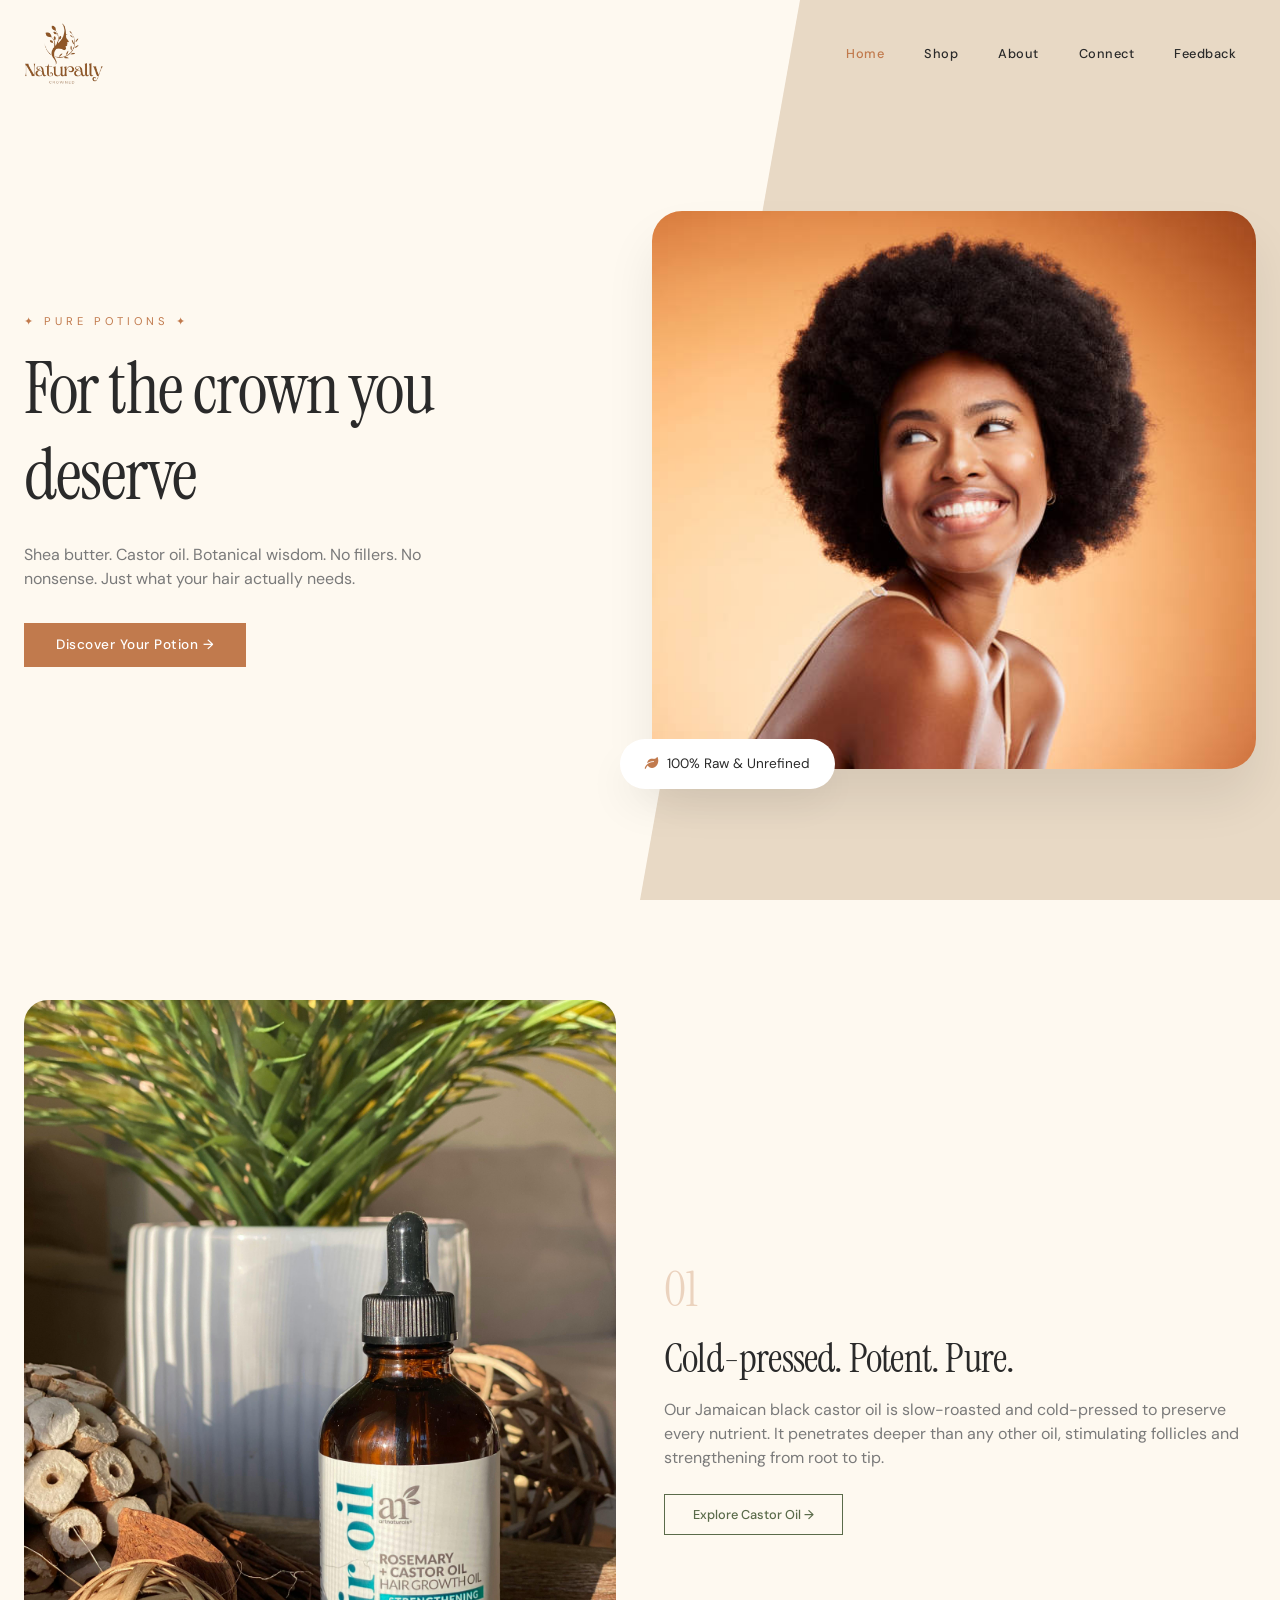
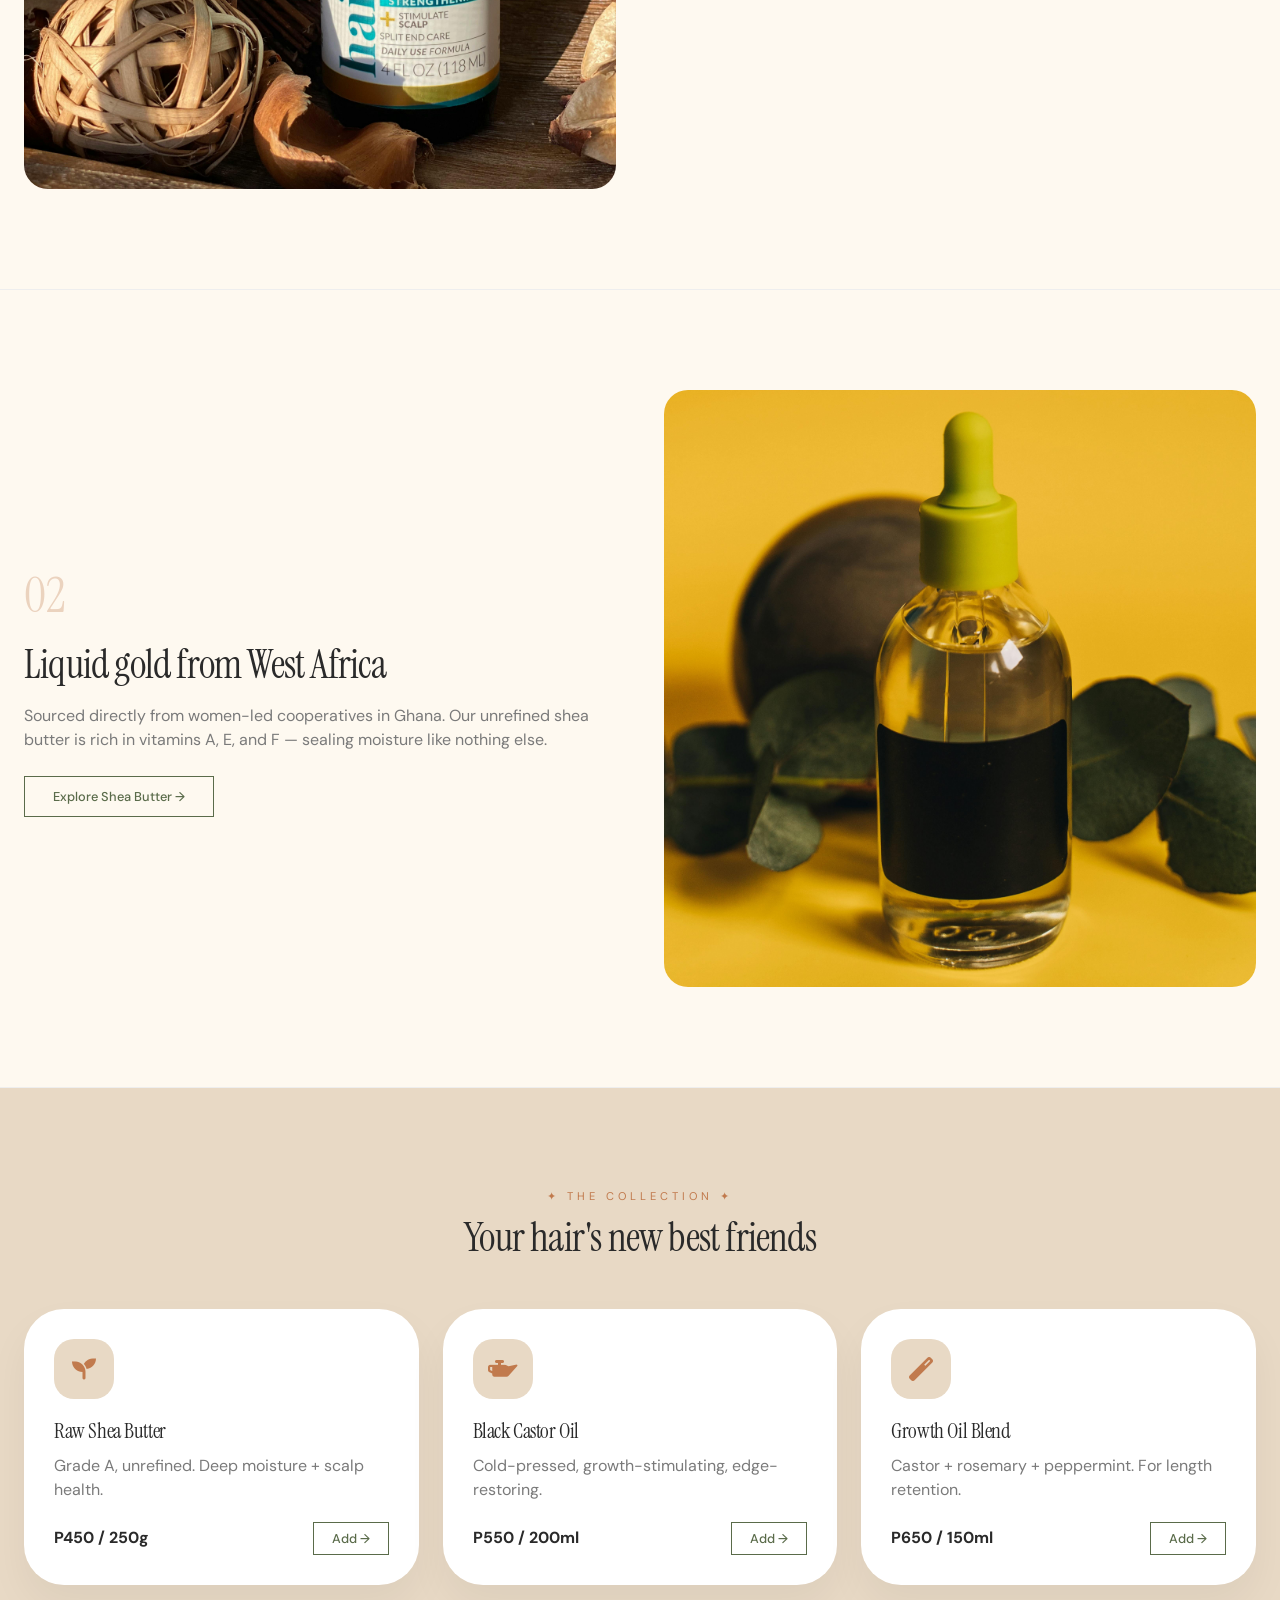
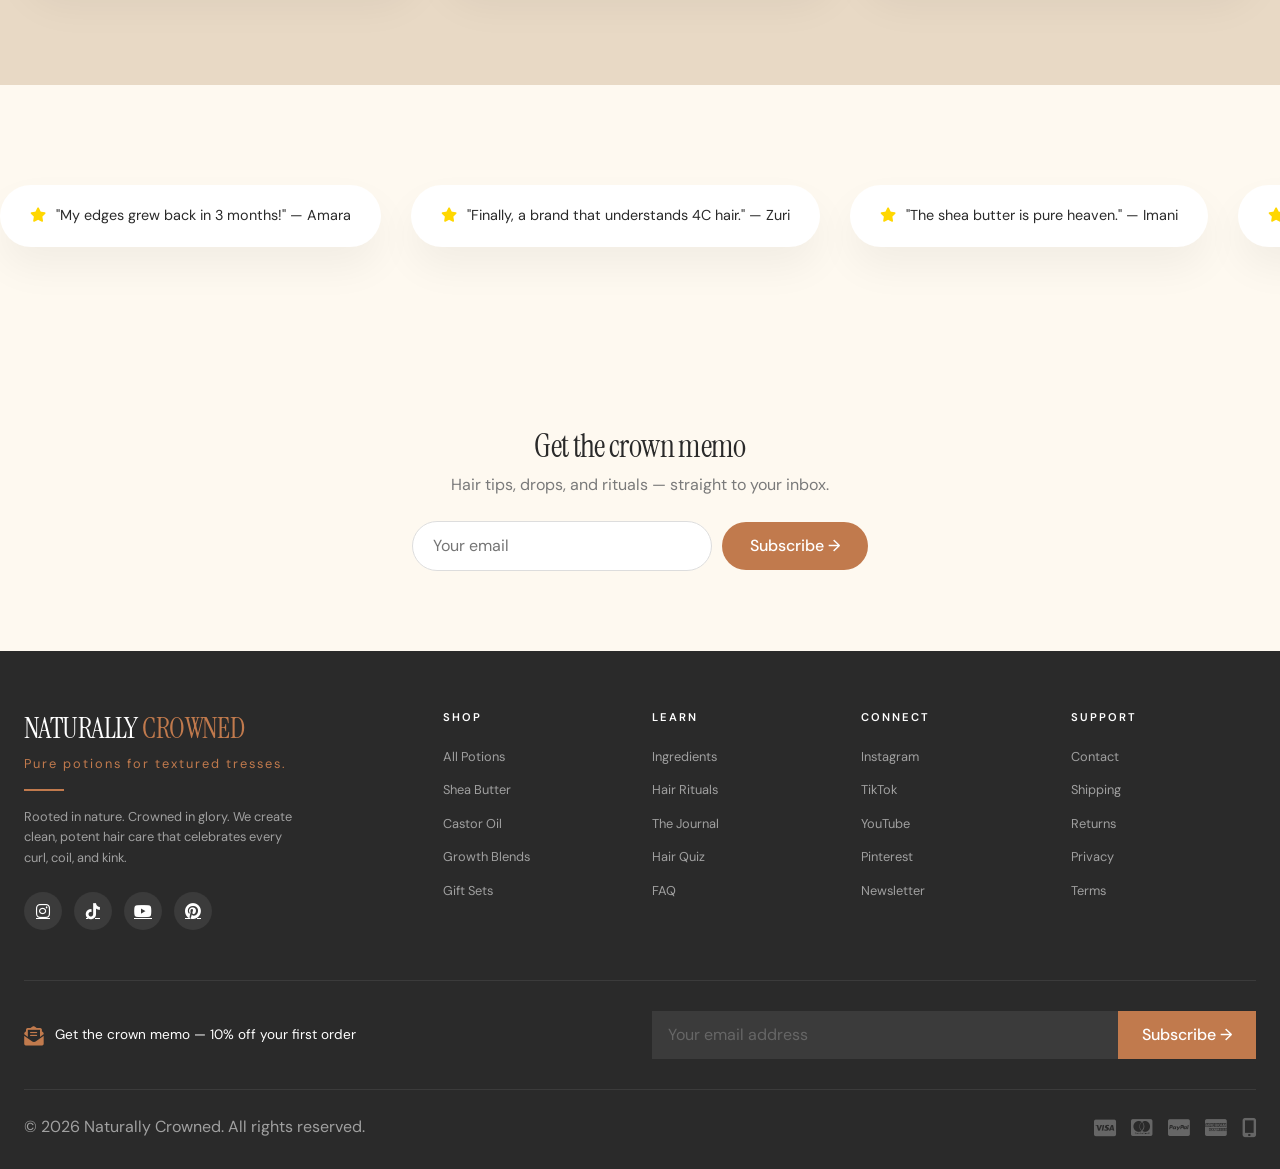
<file: index.html>
<!DOCTYPE html>
<html lang="en">
<head>
    <meta charset="UTF-8">
    <meta name="viewport" content="width=device-width, initial-scale=1.0, user-scalable=yes">
    <meta name="description" content="Naturally Crowned - Pure, potent, and purposeful hair care for textured tresses. Shea butter, castor oil, and botanical blends.">
    <meta name="keywords" content="natural hair care, afro hair, shea butter, castor oil, textured hair, curl care">
    <meta name="author" content="Naturally Crowned">
    <title>Naturally Crowned | Pure Potion for Textured Tresses</title>
    
    <!-- Favicon -->
    <link rel="icon" type="image/x-icon" href="img/Logo.png">

    <!-- Bootstrap 5.3 CSS -->
    <link href="https://cdn.jsdelivr.net/npm/bootstrap@5.3.0/dist/css/bootstrap.min.css" rel="stylesheet">
    
    <!-- Font Awesome -->
    <link rel="stylesheet" href="https://cdnjs.cloudflare.com/ajax/libs/font-awesome/6.0.0/css/all.min.css">
    
    <!-- AOS Animation -->
    <link href="https://unpkg.com/aos@2.3.1/dist/aos.css" rel="stylesheet">
    <!--Css-->
    <link href="css/style.css" rel="stylesheet">
    <!-- Google Fonts -->
    <link href="https://fonts.googleapis.com/css2?family=DM+Sans:wght@400;500;700&family=Instrument+Serif:ital@0;1&display=swap" rel="stylesheet">
    
    <style>
        /* ========================================
           NATURALLY CROWNED - RESPONSIVE DESIGN
           Palette: Clay | Copper | Sand | Ivory | Moss
           ======================================== */
        
        :root {
            --clay: #C17A4D;
            --clay-deep: #A35C31;
            --copper: #D97743;
            --sand: #E8D9C5;
            --ivory: #FEF9F0;
            --moss: #5A6B4A;
            --moss-deep: #3E4D32;
            --charcoal: #2A2A2A;
            --stone: #7A7A7A;
            --shadow: 0 20px 40px rgba(0,0,0,0.05);
            --shadow-lg: 0 30px 50px rgba(0,0,0,0.08);
            --transition: all 0.4s cubic-bezier(0.2, 0.95, 0.4, 1);
        }
        
        * { margin: 0; padding: 0; box-sizing: border-box; }
        
        body {
            font-family: 'DM Sans', sans-serif;
            background-color: var(--ivory);
            color: var(--charcoal);
            line-height: 1.5;
        }
        
        .container { max-width: 1280px; margin: 0 auto; padding: 0 24px; }
        
        /* Typography */
        h1, h2, h3 {
            font-family: 'Instrument Serif', serif;
            font-weight: 400;
            letter-spacing: -0.02em;
        }
        
        /* Buttons */
        .btn-clay {
            background: var(--clay);
            color: white;
            border: none;
            padding: 12px 32px;
            font-weight: 500;
            font-size: 0.85rem;
            letter-spacing: 0.5px;
            transition: var(--transition);
            display: inline-block;
            text-decoration: none;
        }
        
        .btn-clay:hover {
            background: var(--clay-deep);
            transform: translateY(-3px);
        }
        
        .btn-outline-moss {
            background: transparent;
            border: 1.5px solid var(--moss);
            color: var(--moss);
            padding: 10px 28px;
            font-weight: 500;
            font-size: 0.8rem;
            transition: var(--transition);
            text-decoration: none;
            display: inline-block;
        }
        
        .btn-outline-moss:hover {
            background: var(--moss);
            color: white;
        }
        
        /* Navigation - Responsive */
        .navbar {
            background: transparent;
            position: fixed;
            top: 0;
            width: 100%;
            z-index: 1000;
            padding: 1rem 0;
            transition: var(--transition);
        }
        
        .navbar.scrolled {
            background: var(--ivory);
            padding: 0.5rem 0;
            box-shadow: var(--shadow);
        }
        
        .navbar-brand img {
            transition: var(--transition);
        }
        
        .navbar-toggler {
            border: none;
            background: transparent;
        }
        
        .navbar-toggler:focus {
            box-shadow: none;
        }
        
        .navbar-nav {
            gap: 0.5rem;
        }
        
        @media (min-width: 992px) {
            .navbar-nav {
                gap: 0;
            }
        }
        
        .nav-link {
            font-size: 0.8rem;
            font-weight: 500;
            letter-spacing: 0.5px;
            color: var(--charcoal) !important;
            margin: 0 12px;
            transition: var(--transition);
            white-space: nowrap;
        }
        
        .nav-link:hover { color: var(--clay) !important; }
        
        /* Hero - Responsive */
        .hero {
            min-height: 100vh;
            display: flex;
            align-items: center;
            padding-top: 80px;
            position: relative;
            overflow: hidden;
        }
        
        .hero-bg-shape {
            position: absolute;
            top: 0;
            right: 0;
            width: 50%;
            height: 100%;
            background: var(--sand);
            z-index: -1;
            clip-path: polygon(25% 0%, 100% 0%, 100% 100%, 0% 100%);
        }
        
        .hero-left {
            padding-right: 0;
            text-align: center;
        }
        
        @media (min-width: 992px) {
            .hero-left {
                padding-right: 40px;
                text-align: left;
            }
        }
        
        .hero-tag {
            font-size: 0.7rem;
            letter-spacing: 4px;
            color: var(--clay);
            margin-bottom: 1rem;
        }
        
        .hero-left h1 {
            font-size: 2.8rem;
            line-height: 1.2;
            margin-bottom: 1.5rem;
        }
        
        @media (min-width: 768px) {
            .hero-left h1 {
                font-size: 3.5rem;
            }
        }
        
        @media (min-width: 992px) {
            .hero-left h1 {
                font-size: 4.5rem;
            }
        }
        
        .hero-left p {
            color: var(--stone);
            margin-bottom: 2rem;
            max-width: 100%;
        }
        
        @media (min-width: 992px) {
            .hero-left p {
                max-width: 450px;
            }
        }
        
        .hero-right {
            position: relative;
            margin-top: 40px;
        }
        
        @media (min-width: 992px) {
            .hero-right {
                margin-top: 0;
            }
        }
        
        .hero-img {
            width: 100%;
            border-radius: 30px;
            box-shadow: var(--shadow-lg);
        }
        
        .floating-badge {
            position: absolute;
            bottom: -10px;
            left: 10px;
            background: white;
            padding: 10px 18px;
            border-radius: 60px;
            box-shadow: var(--shadow);
            display: flex;
            align-items: center;
            gap: 8px;
            font-size: 0.75rem;
        }
        
        @media (min-width: 576px) {
            .floating-badge {
                bottom: -20px;
                left: -20px;
                padding: 15px 25px;
                font-size: 0.85rem;
            }
        }
        
        /* Feature Rows - Responsive */
        .feature-row {
            padding: 60px 0;
            border-bottom: 1px solid #eee;
        }
        
        @media (min-width: 768px) {
            .feature-row {
                padding: 80px 0;
            }
        }
        
        @media (min-width: 992px) {
            .feature-row {
                padding: 100px 0;
            }
        }
        
        .feature-img {
            width: 100%;
            border-radius: 24px;
            margin-bottom: 30px;
        }
        
        @media (min-width: 768px) {
            .feature-img {
                margin-bottom: 0;
            }
        }
        
        .feature-number {
            font-size: 2.5rem;
            font-family: 'Instrument Serif', serif;
            color: var(--clay);
            opacity: 0.3;
            margin-bottom: 0.5rem;
        }
        
        @media (min-width: 768px) {
            .feature-number {
                font-size: 3rem;
            }
        }
        
        .feature-row h2 {
            font-size: 1.8rem;
        }
        
        @media (min-width: 768px) {
            .feature-row h2 {
                font-size: 2.2rem;
            }
        }
        
        @media (min-width: 992px) {
            .feature-row h2 {
                font-size: 2.5rem;
            }
        }
        
        /* Products Grid - Responsive */
        .products {
            padding: 60px 0;
            background: var(--sand);
        }
        
        @media (min-width: 768px) {
            .products {
                padding: 80px 0;
            }
        }
        
        @media (min-width: 992px) {
            .products {
                padding: 100px 0;
            }
        }
        
        .products .hero-tag {
            margin-bottom: 0.5rem;
        }
        
        .products h2 {
            font-size: 1.8rem;
        }
        
        @media (min-width: 768px) {
            .products h2 {
                font-size: 2.2rem;
            }
        }
        
        @media (min-width: 992px) {
            .products h2 {
                font-size: 2.5rem;
            }
        }
        
        .product-card {
            background: white;
            padding: 25px;
            border-radius: 30px;
            transition: var(--transition);
            height: 100%;
        }
        
        @media (min-width: 576px) {
            .product-card {
                padding: 30px;
                border-radius: 40px;
            }
        }
        
        .product-card:hover {
            transform: translateY(-8px);
            box-shadow: var(--shadow-lg);
        }
        
        .product-icon {
            width: 50px;
            height: 50px;
            background: var(--sand);
            border-radius: 16px;
            display: flex;
            align-items: center;
            justify-content: center;
            font-size: 1.3rem;
            color: var(--clay);
            margin-bottom: 20px;
        }
        
        @media (min-width: 576px) {
            .product-icon {
                width: 60px;
                height: 60px;
                border-radius: 20px;
                font-size: 1.5rem;
            }
        }
        
        .product-card h3 {
            font-size: 1.2rem;
        }
        
        @media (min-width: 576px) {
            .product-card h3 {
                font-size: 1.3rem;
            }
        }
        
        /* Testimonials - Responsive Marquee */
        .testimonials {
            padding: 60px 0;
            overflow: hidden;
        }
        
        @media (min-width: 768px) {
            .testimonials {
                padding: 80px 0;
            }
        }
        
        @media (min-width: 992px) {
            .testimonials {
                padding: 100px 0;
            }
        }
        
        .marquee {
            display: flex;
            gap: 20px;
            animation: scroll 25s linear infinite;
            width: fit-content;
        }
        
        @media (min-width: 768px) {
            .marquee {
                gap: 30px;
                animation-duration: 30s;
            }
        }
        
        .marquee:hover { animation-play-state: paused; }
        
        @keyframes scroll {
            0% { transform: translateX(0); }
            100% { transform: translateX(-50%); }
        }
        
        .testimonial-chip {
            background: white;
            padding: 12px 20px;
            border-radius: 50px;
            white-space: nowrap;
            box-shadow: var(--shadow);
            font-size: 0.75rem;
        }
        
        @media (min-width: 576px) {
            .testimonial-chip {
                padding: 16px 25px;
                font-size: 0.85rem;
            }
        }
        
        @media (min-width: 768px) {
            .testimonial-chip {
                padding: 20px 30px;
                font-size: 0.9rem;
                border-radius: 60px;
            }
        }
        
        .testimonial-chip i {
            color: #FFD700;
            margin-right: 6px;
        }
        
        /* Ingredient Spotlight - Responsive */
        .spotlight {
            padding: 60px 0;
            background: var(--moss);
            color: white;
        }
        
        @media (min-width: 768px) {
            .spotlight {
                padding: 80px 0;
            }
        }
        
        @media (min-width: 992px) {
            .spotlight {
                padding: 100px 0;
            }
        }
        
        .spotlight h2 {
            font-size: 1.8rem;
        }
        
        @media (min-width: 768px) {
            .spotlight h2 {
                font-size: 2.2rem;
            }
        }
        
        @media (min-width: 992px) {
            .spotlight h2 {
                font-size: 2.5rem;
            }
        }
        
        .ingredient-grid {
            display: grid;
            grid-template-columns: 1fr;
            gap: 20px;
            margin-top: 40px;
        }
        
        @media (min-width: 768px) {
            .ingredient-grid {
                grid-template-columns: repeat(3, 1fr);
                gap: 30px;
                margin-top: 50px;
            }
        }
        
        .ingredient-card {
            text-align: center;
            padding: 25px;
            background: rgba(255,255,255,0.08);
            border-radius: 24px;
        }
        
        @media (min-width: 576px) {
            .ingredient-card {
                padding: 30px;
                border-radius: 30px;
            }
        }
        
        /* Newsletter - Responsive */
        .newsletter {
            padding: 60px 0;
            text-align: center;
        }
        
        @media (min-width: 768px) {
            .newsletter {
                padding: 80px 0;
            }
        }
        
        .newsletter h2 {
            font-size: 1.8rem;
        }
        
        @media (min-width: 768px) {
            .newsletter h2 {
                font-size: 2rem;
            }
        }
        
        .newsletter form {
            display: flex;
            flex-direction: column;
            gap: 10px;
            justify-content: center;
            align-items: center;
        }
        
        @media (min-width: 576px) {
            .newsletter form {
                flex-direction: row;
                flex-wrap: wrap;
            }
        }
        
        .newsletter input {
            padding: 12px 20px;
            border: 1px solid #ddd;
            width: 100%;
            max-width: 300px;
            font-family: 'DM Sans', sans-serif;
            border-radius: 50px;
        }
        
        .newsletter button {
            padding: 12px 28px;
            background: var(--clay);
            border: none;
            color: white;
            cursor: pointer;
            border-radius: 50px;
            font-weight: 500;
        }
        
        /* Footer - Responsive (already in your code) */
        /* Footer styles remain as is - they are already responsive */
        
        /* Responsive Utilities */
        @media (max-width: 992px) {
            .hero-bg-shape {
                width: 100%;
                opacity: 0.3;
            }
        }
        
        @media (max-width: 768px) {
            .hero {
                min-height: 80vh;
                padding-top: 100px;
            }
            .navbar-brand img {
                height: 50px;
            }
        }
        
        @media (max-width: 576px) {
            .container {
                padding: 0 16px;
            }
            .navbar-brand img {
                height: 45px;
            }
            .btn-clay, .btn-outline-moss {
                padding: 10px 24px;
                font-size: 0.75rem;
            }
        }
    </style>
</head>
<body>

    <!-- Navigation -->
    <nav class="navbar navbar-expand-lg">
        <div class="container">
            <a class="navbar-brand" href="index.html"> 
                <img src="img/Logo.png" alt="Naturally Crowned Logo" height="65" width="auto" class="img-fluid" style="max-height: 65px;">
            </a>
            <button class="navbar-toggler" type="button" data-bs-toggle="collapse" data-bs-target="#navbarNav" aria-label="Toggle navigation">
                <span class="navbar-toggler-icon"></span>
            </button>
            <div class="collapse navbar-collapse" id="navbarNav">
                <ul class="navbar-nav ms-auto">
                    <li class="nav-item"><a class="nav-link" href="index.html">Home</a></li>
                    <li class="nav-item"><a class="nav-link" href="shop.html">Shop</a></li>
                    <li class="nav-item"><a class="nav-link" href="about.html">About</a></li>
                    <li class="nav-item"><a class="nav-link" href="connect.html">Connect</a></li>
                    <li class="nav-item"><a class="nav-link" href="feedback.html">Feedback</a></li>
                </ul>
            </div>
        </div>
    </nav>

    <!-- Hero Section - Asymmetric -->
    <section class="hero">
        <div class="hero-bg-shape"></div>
        <div class="container">
            <div class="row align-items-center">
                <div class="col-lg-6 hero-left" data-aos="fade-right">
                    <div class="hero-tag">✦ PURE POTIONS ✦</div>
                    <h1>For the crown you deserve</h1>
                    <p>Shea butter. Castor oil. Botanical wisdom. No fillers. No nonsense. Just what your hair actually needs.</p>
                    <a href="#" class="btn-clay">Discover Your Potion →</a>
                </div>
                <div class="col-lg-6 hero-right" data-aos="fade-left">
                    <img src="img/afro.jpg" alt="Natural Hair Care" class="hero-img">
                    <div class="floating-badge">
                        <i class="fas fa-leaf" style="color: var(--clay);"></i>
                        <span>100% Raw & Unrefined</span>
                    </div>
                </div>
            </div>
        </div>
    </section>

    <!-- Feature Rows - Alternating -->
    <div class="feature-row">
        <div class="container">
            <div class="row align-items-center g-5">
                <div class="col-md-6 order-md-1" data-aos="fade-right">
                    <img src="img/castor.jpg" alt="Castor Oil" class="feature-img">
                </div>
                <div class="col-md-6 order-md-2" data-aos="fade-left">
                    <div class="feature-number">01</div>
                    <h2>Cold-pressed. Potent. Pure.</h2>
                    <p style="color: var(--stone); margin: 1rem 0 1.5rem;">Our Jamaican black castor oil is slow-roasted and cold-pressed to preserve every nutrient. It penetrates deeper than any other oil, stimulating follicles and strengthening from root to tip.</p>
                    <a href="#" class="btn-outline-moss">Explore Castor Oil →</a>
                </div>
            </div>
        </div>
    </div>

    <div class="feature-row">
        <div class="container">
            <div class="row align-items-center g-5">
                <div class="col-md-6 order-md-2" data-aos="fade-left">
                    <img src="img/oil.jpg" alt="Shea Butter" class="feature-img">
                </div>
                <div class="col-md-6 order-md-1" data-aos="fade-right">
                    <div class="feature-number">02</div>
                    <h2>Liquid gold from West Africa</h2>
                    <p style="color: var(--stone); margin: 1rem 0 1.5rem;">Sourced directly from women-led cooperatives in Ghana. Our unrefined shea butter is rich in vitamins A, E, and F — sealing moisture like nothing else.</p>
                    <a href="#" class="btn-outline-moss">Explore Shea Butter →</a>
                </div>
            </div>
        </div>
    </div>

    <!-- Products Grid -->
    <section class="products">
        <div class="container">
            <div class="text-center mb-5" data-aos="fade-up">
                <div class="hero-tag">✦ THE COLLECTION ✦</div>
                <h2>Your hair's new best friends</h2>
            </div>
            <div class="row g-4">
                <div class="col-md-4" data-aos="fade-up" data-aos-delay="100">
                    <div class="product-card">
                        <div class="product-icon"><i class="fas fa-seedling"></i></div>
                        <h3>Raw Shea Butter</h3>
                        <p style="color: var(--stone); margin: 10px 0;">Grade A, unrefined. Deep moisture + scalp health.</p>
                        <div style="display: flex; justify-content: space-between; align-items: center; margin-top: 20px; flex-wrap: wrap; gap: 10px;">
                            <span style="font-weight: 700;">P450 / 250g</span>
                            <a href="#" class="btn-outline-moss" style="padding: 6px 18px;">Add →</a>
                        </div>
                    </div>
                </div>
                <div class="col-md-4" data-aos="fade-up" data-aos-delay="200">
                    <div class="product-card">
                        <div class="product-icon"><i class="fas fa-oil-can"></i></div>
                        <h3>Black Castor Oil</h3>
                        <p style="color: var(--stone); margin: 10px 0;">Cold-pressed, growth-stimulating, edge-restoring.</p>
                        <div style="display: flex; justify-content: space-between; align-items: center; margin-top: 20px; flex-wrap: wrap; gap: 10px;">
                            <span style="font-weight: 700;">P550 / 200ml</span>
                            <a href="#" class="btn-outline-moss" style="padding: 6px 18px;">Add →</a>
                        </div>
                    </div>
                </div>
                <div class="col-md-4" data-aos="fade-up" data-aos-delay="300">
                    <div class="product-card">
                        <div class="product-icon"><i class="fas fa-magic"></i></div>
                        <h3>Growth Oil Blend</h3>
                        <p style="color: var(--stone); margin: 10px 0;">Castor + rosemary + peppermint. For length retention.</p>
                        <div style="display: flex; justify-content: space-between; align-items: center; margin-top: 20px; flex-wrap: wrap; gap: 10px;">
                            <span style="font-weight: 700;">P650 / 150ml</span>
                            <a href="#" class="btn-outline-moss" style="padding: 6px 18px;">Add →</a>
                        </div>
                    </div>
                </div>
            </div>
        </div>
    </section>

    <!-- Marquee Testimonials -->
    <section class="testimonials">
        <div class="marquee">
            <div class="testimonial-chip"><i class="fas fa-star"></i> "My edges grew back in 3 months!" — Amara</div>
            <div class="testimonial-chip"><i class="fas fa-star"></i> "Finally, a brand that understands 4C hair." — Zuri</div>
            <div class="testimonial-chip"><i class="fas fa-star"></i> "The shea butter is pure heaven." — Imani</div>
            <div class="testimonial-chip"><i class="fas fa-star"></i> "Never going back to drugstore brands." — Tasha</div>
            <div class="testimonial-chip"><i class="fas fa-star"></i> "My curls have never looked better." — Kemi</div>
            <!-- Duplicate for seamless scroll -->
            <div class="testimonial-chip"><i class="fas fa-star"></i> "My edges grew back in 3 months!" — Amara</div>
            <div class="testimonial-chip"><i class="fas fa-star"></i> "Finally, a brand that understands 4C hair." — Zuri</div>
            <div class="testimonial-chip"><i class="fas fa-star"></i> "The shea butter is pure heaven." — Imani</div>
            <div class="testimonial-chip"><i class="fas fa-star"></i> "Never going back to drugstore brands." — Tasha</div>
            <div class="testimonial-chip"><i class="fas fa-star"></i> "My curls have never looked better." — Kemi</div>
        </div>
    </section>

  

    <!-- Newsletter -->
    <section class="newsletter">
        <div class="container">
            <div data-aos="fade-up">
                <h2>Get the crown memo</h2>
                <p style="color: var(--stone); margin-bottom: 1.5rem;">Hair tips, drops, and rituals — straight to your inbox.</p>
                <form id="newsletterForm">
                    <input type="email" placeholder="Your email" required>
                    <button type="submit">Subscribe →</button>
                </form>
            </div>
        </div>
    </section>

    <!-- Footer -->
    <footer class="footer">
        <div class="container">
            <!-- Main Footer Content -->
            <div class="row">
                <!-- Brand Column -->
                <div class="col-lg-4 mb-5 mb-lg-0">
                    <div class="footer-brand-wrapper">
                        <h3 class="footer-brand">NATURALLY <span>CROWNED</span></h3>
                        <p class="footer-tagline">Pure potions for textured tresses.</p>
                        <div class="footer-divider"></div>
                        <p class="footer-desc">Rooted in nature. Crowned in glory. We create clean, potent hair care that celebrates every curl, coil, and kink.</p>
                        <div class="footer-social">
                            <a href="#" class="social-circle"><i class="fab fa-instagram"></i></a>
                            <a href="#" class="social-circle"><i class="fab fa-tiktok"></i></a>
                            <a href="#" class="social-circle"><i class="fab fa-youtube"></i></a>
                            <a href="#" class="social-circle"><i class="fab fa-pinterest"></i></a>
                        </div>
                    </div>
                </div>
                
                <!-- Links Columns -->
                <div class="col-lg-8">
                    <div class="row">
                        <div class="col-md-3 col-6 mb-4 mb-md-0">
                            <h4 class="footer-heading">SHOP</h4>
                            <ul class="footer-links">
                                <li><a href="#">All Potions</a></li>
                                <li><a href="#">Shea Butter</a></li>
                                <li><a href="#">Castor Oil</a></li>
                                <li><a href="#">Growth Blends</a></li>
                                <li><a href="#">Gift Sets</a></li>
                            </ul>
                        </div>
                        
                        <div class="col-md-3 col-6 mb-4 mb-md-0">
                            <h4 class="footer-heading">LEARN</h4>
                            <ul class="footer-links">
                                <li><a href="#">Ingredients</a></li>
                                <li><a href="#">Hair Rituals</a></li>
                                <li><a href="#">The Journal</a></li>
                                <li><a href="#">Hair Quiz</a></li>
                                <li><a href="#">FAQ</a></li>
                            </ul>
                        </div>
                        
                        <div class="col-md-3 col-6 mb-4 mb-md-0">
                            <h4 class="footer-heading">CONNECT</h4>
                            <ul class="footer-links">
                                <li><a href="#">Instagram</a></li>
                                <li><a href="#">TikTok</a></li>
                                <li><a href="#">YouTube</a></li>
                                <li><a href="#">Pinterest</a></li>
                                <li><a href="#">Newsletter</a></li>
                            </ul>
                        </div>
                        
                        <div class="col-md-3 col-6 mb-4 mb-md-0">
                            <h4 class="footer-heading">SUPPORT</h4>
                            <ul class="footer-links">
                                <li><a href="#">Contact</a></li>
                                <li><a href="#">Shipping</a></li>
                                <li><a href="#">Returns</a></li>
                                <li><a href="#">Privacy</a></li>
                                <li><a href="#">Terms</a></li>
                            </ul>
                        </div>
                    </div>
                </div>
            </div>
            
            <!-- Newsletter Row -->
            <div class="footer-newsletter-row">
                <div class="row align-items-center">
                    <div class="col-md-6">
                        <div class="newsletter-text">
                            <i class="fas fa-envelope-open-text"></i>
                            <span>Get the crown memo — 10% off your first order</span>
                        </div>
                    </div>
                    <div class="col-md-6">
                        <form class="footer-newsletter-form" id="footerNewsletter">
                            <input type="email" placeholder="Your email address" required>
                            <button type="submit">Subscribe →</button>
                        </form>
                    </div>
                </div>
            </div>
            
            <!-- Bottom Bar -->
            <div class="footer-bottom">
                <div class="row align-items-center">
                    <div class="col-md-6 text-center text-md-start">
                        <p class="mb-0">© 2026 Naturally Crowned. All rights reserved.</p>
                    </div>
                    <div class="col-md-6 text-center text-md-end">
                        <div class="payment-icons">
                            <i class="fab fa-cc-visa"></i>
                            <i class="fab fa-cc-mastercard"></i>
                            <i class="fab fa-cc-paypal"></i>
                            <i class="fab fa-cc-amex"></i>
                            <i class="fas fa-mobile-alt"></i>
                        </div>
                    </div>
                </div>
            </div>
        </div>
    </footer>

    <script src="https://cdn.jsdelivr.net/npm/bootstrap@5.3.0/dist/js/bootstrap.bundle.min.js"></script>
    <script src="https://unpkg.com/aos@2.3.1/dist/aos.js"></script>
    <script>
        AOS.init({ duration: 800, once: true });
        
        window.addEventListener('scroll', function() {
            const navbar = document.querySelector('.navbar');
            if (window.scrollY > 50) navbar.classList.add('scrolled');
            else navbar.classList.remove('scrolled');
        });
        
        // Active page highlighting
        const currentPage = window.location.pathname.split('/').pop() || 'index.html';
        document.querySelectorAll('.nav-link').forEach(link => {
            link.classList.remove('active');
            if (link.getAttribute('href') === currentPage) {
                link.classList.add('active');
            }
        });
        
        // Newsletter forms
        document.getElementById('newsletterForm')?.addEventListener('submit', function(e) {
            e.preventDefault();
            alert('Welcome to the crown club! Check your inbox.');
            this.reset();
        });
        
        document.getElementById('footerNewsletter')?.addEventListener('submit', function(e) {
            e.preventDefault();
            alert('Welcome to the crown club! Check your inbox for 10% off.');
            this.reset();
        });
    </script>
</body>
</html>
</file>
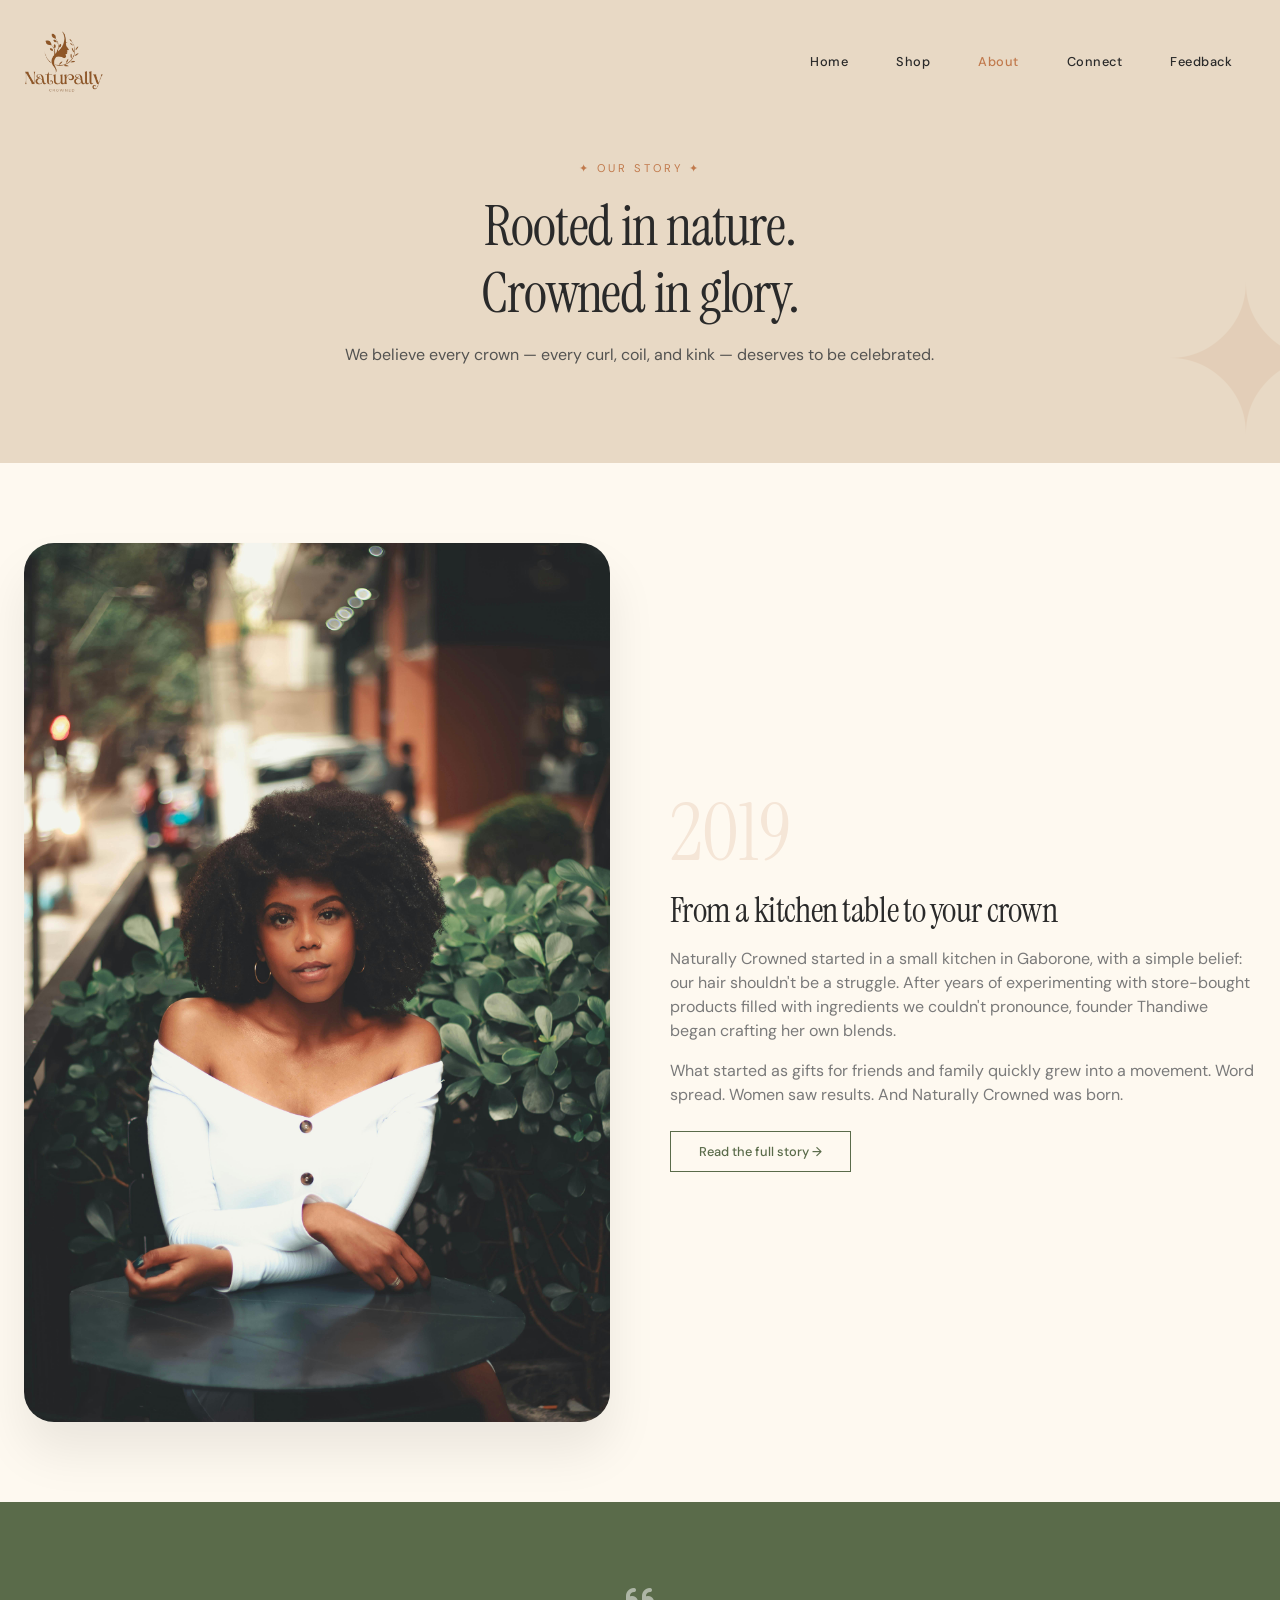
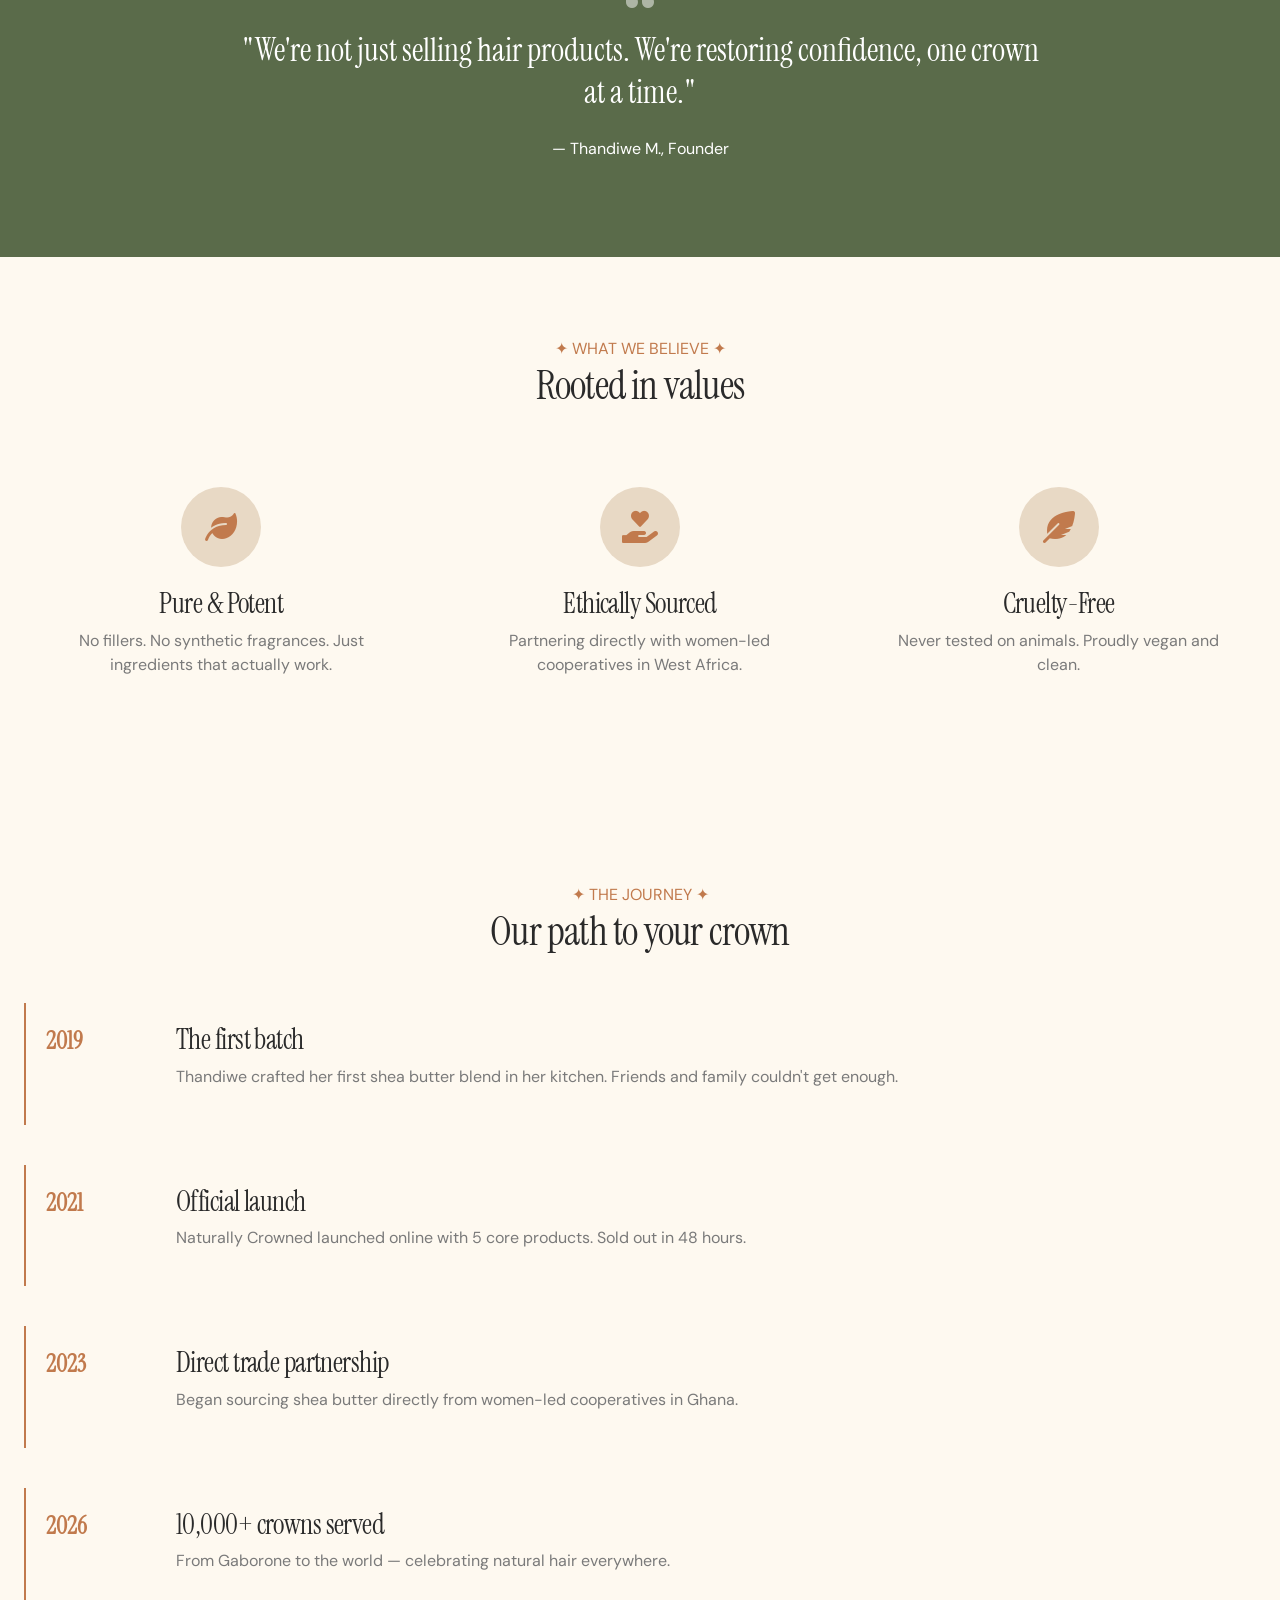
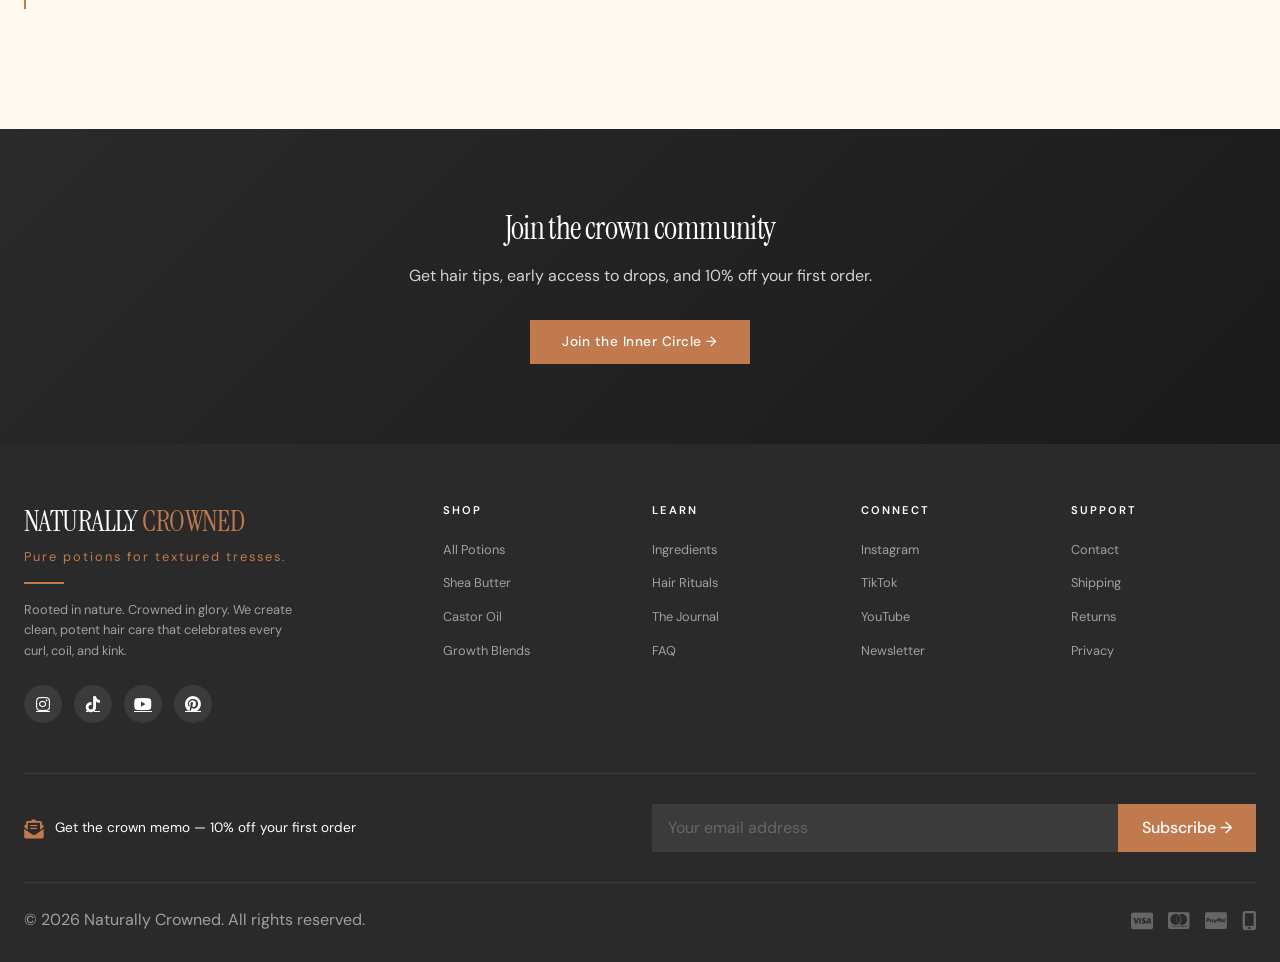
<file: about.html>
<!DOCTYPE html>
<html lang="en">
<head>
    <meta charset="UTF-8">
    <meta name="viewport" content="width=device-width, initial-scale=1.0, user-scalable=yes">
    <meta name="description" content="Naturally Crowned - Pure potions for textured tresses. Our story, our mission, and the women behind the brand.">
    <meta name="keywords" content="natural hair care, afro hair, shea butter, castor oil, about us, textured hair">
    <meta name="author" content="Naturally Crowned">
    <title>About | Naturally Crowned</title>
    
      <!--Favicon-->
    <link rel="icon" type="image/x-icon" href="img/Logo.png">
    <!-- Bootstrap 5.3 CSS -->

    <!-- Bootstrap 5.3 CSS -->
    <link href="https://cdn.jsdelivr.net/npm/bootstrap@5.3.0/dist/css/bootstrap.min.css" rel="stylesheet">
    
    <!-- Font Awesome -->
    <link rel="stylesheet" href="https://cdnjs.cloudflare.com/ajax/libs/font-awesome/6.0.0/css/all.min.css">
    
    <!-- AOS Animation -->
    <link href="https://unpkg.com/aos@2.3.1/dist/aos.css" rel="stylesheet">
    
    <!-- Google Fonts -->
    <link href="https://fonts.googleapis.com/css2?family=DM+Sans:wght@400;500;700&family=Instrument+Serif:ital@0;1&display=swap" rel="stylesheet">
    
    <style>
        /* ========================================
           NATURALLY CROWNED - ABOUT PAGE
           Palette: Clay | Copper | Sand | Ivory | Moss
           ======================================== */
        
        :root {
            --clay: #C17A4D;
            --clay-deep: #A35C31;
            --copper: #D97743;
            --sand: #E8D9C5;
            --ivory: #FEF9F0;
            --moss: #5A6B4A;
            --moss-deep: #3E4D32;
            --charcoal: #2A2A2A;
            --stone: #7A7A7A;
            --shadow: 0 20px 40px rgba(0,0,0,0.05);
            --shadow-lg: 0 30px 50px rgba(0,0,0,0.08);
            --transition: all 0.4s cubic-bezier(0.2, 0.95, 0.4, 1);
        }
        
        * { margin: 0; padding: 0; box-sizing: border-box; }
        
        body {
            font-family: 'DM Sans', sans-serif;
            background-color: var(--ivory);
            color: var(--charcoal);
            line-height: 1.5;
        }
        
        .container { max-width: 1280px; margin: 0 auto; padding: 0 24px; }
        
        h1, h2, h3 {
            font-family: 'Instrument Serif', serif;
            font-weight: 400;
            letter-spacing: -0.02em;
        }
        
        /* Buttons */
        .btn-clay {
            background: var(--clay);
            color: white;
            border: none;
            padding: 12px 32px;
            font-weight: 500;
            font-size: 0.85rem;
            letter-spacing: 0.5px;
            transition: var(--transition);
            display: inline-block;
            text-decoration: none;
        }
        
        .btn-clay:hover {
            background: var(--clay-deep);
            transform: translateY(-3px);
        }
        
        .btn-outline-moss {
            background: transparent;
            border: 1.5px solid var(--moss);
            color: var(--moss);
            padding: 10px 28px;
            font-weight: 500;
            font-size: 0.8rem;
            transition: var(--transition);
            text-decoration: none;
            display: inline-block;
        }
        
        .btn-outline-moss:hover {
            background: var(--moss);
            color: white;
        }
        
        /* Navigation */
        .navbar {
            background: transparent;
            position: fixed;
            top: 0;
            width: 100%;
            z-index: 1000;
            padding: 1.5rem 0;
            transition: var(--transition);
        }
        
        .navbar.scrolled {
            background: var(--ivory);
            padding: 0.8rem 0;
            box-shadow: var(--shadow);
        }
        
        .navbar-brand {
            font-family: 'Instrument Serif', serif;
            font-size: 1.6rem;
            font-weight: 400;
            letter-spacing: -0.5px;
            color: var(--charcoal) !important;
        }
        
        .navbar-brand span { color: var(--clay); }
        
        .nav-link {
            font-size: 0.8rem;
            font-weight: 500;
            letter-spacing: 0.5px;
            color: var(--charcoal) !important;
            margin: 0 16px;
            transition: var(--transition);
        }
        
        .nav-link:hover, .nav-link.active { color: var(--clay) !important; }
        
        /* Page Header */
        .page-header {
            padding: 160px 0 80px;
            background: var(--sand);
            position: relative;
            overflow: hidden;
        }
        
        .page-header::before {
            content: '✦';
            position: absolute;
            font-size: 200px;
            opacity: 0.1;
            bottom: -50px;
            right: -50px;
            color: var(--clay);
        }
        
        /* Story Section */
        .story-section {
            padding: 80px 0;
        }
        
        .story-grid {
            display: grid;
            grid-template-columns: 1fr 1fr;
            gap: 60px;
            align-items: center;
        }
        
        .story-img {
            width: 100%;
            border-radius: 30px;
            box-shadow: var(--shadow-lg);
        }
        
        .story-number {
            font-size: 5rem;
            font-family: 'Instrument Serif', serif;
            color: var(--clay);
            opacity: 0.15;
            line-height: 1;
            margin-bottom: 1rem;
        }
        
        /* Mission Banner */
        .mission-banner {
            padding: 80px 0;
            background: var(--moss);
            color: white;
            text-align: center;
        }
        
        .mission-quote {
            font-size: 2rem;
            font-family: 'Instrument Serif', serif;
            max-width: 800px;
            margin: 0 auto;
            line-height: 1.3;
        }
        
        /* Values Grid */
        .values-section {
            padding: 80px 0;
            background: var(--ivory);
        }
        
        .value-card {
            text-align: center;
            padding: 30px;
            transition: var(--transition);
        }
        
        .value-card:hover { transform: translateY(-5px); }
        
        .value-icon {
            width: 80px;
            height: 80px;
            background: var(--sand);
            border-radius: 50%;
            display: flex;
            align-items: center;
            justify-content: center;
            margin: 0 auto 20px;
            font-size: 2rem;
            color: var(--clay);
        }
        
        /* Team Section */
        .team-section {
            padding: 80px 0;
            background: var(--sand);
        }
        
        .team-card {
            background: white;
            border-radius: 30px;
            overflow: hidden;
            transition: var(--transition);
        }
        
        .team-card:hover { transform: translateY(-8px); box-shadow: var(--shadow-lg); }
        
        .team-img {
            width: 100%;
            height: 300px;
            object-fit: cover;
        }
        
        .team-info {
            padding: 25px;
            text-align: center;
        }
        
        .team-role {
            font-size: 0.7rem;
            color: var(--clay);
            letter-spacing: 1px;
            text-transform: uppercase;
        }
        
        /* Timeline */
        .timeline-section {
            padding: 80px 0;
        }
        
        .timeline-item {
            display: flex;
            gap: 30px;
            margin-bottom: 40px;
            padding: 20px;
            border-left: 2px solid var(--clay);
            transition: var(--transition);
        }
        
        .timeline-item:hover { background: rgba(193,122,77,0.05); transform: translateX(5px); }
        
        .timeline-year {
            font-size: 1.5rem;
            font-weight: 600;
            color: var(--clay);
            font-family: 'Instrument Serif', serif;
            min-width: 100px;
        }
        
        /* CTA Banner */
        .cta-banner {
            padding: 80px 0;
            background: linear-gradient(135deg, var(--charcoal), #1a1a1a);
            color: white;
            text-align: center;
        }
        
        @media (max-width: 992px) {
            .story-grid { grid-template-columns: 1fr; gap: 40px; }
            .mission-quote { font-size: 1.5rem; }
            .timeline-item { flex-direction: column; gap: 10px; }
            .timeline-year { min-width: auto; }
        }
        
        @media (max-width: 768px) {
            .page-header { padding: 120px 0 50px; }
            .navbar { padding: 1rem 0; }
        }
    </style>
</head>
<body>

    <!-- Navigation -->
    <nav class="navbar navbar-expand-lg">
        <div class="container">
             <a class="navbar-brand" href="index.html"> 
                <img src="img/Logo.png" alt="" height="65px" width="auto">
            </a>
            <button class="navbar-toggler" type="button" data-bs-toggle="collapse" data-bs-target="#navbarNav">
                <span class="navbar-toggler-icon"></span>
            </button>
            <div class="collapse navbar-collapse" id="navbarNav">
                <ul class="navbar-nav ms-auto">
                    <li class="nav-item"><a class="nav-link" href="index.html">Home</a></li>
                    <li class="nav-item"><a class="nav-link" href="shop.html">Shop</a></li>
                    <li class="nav-item"><a class="nav-link active" href="about.html">About</a></li>
                    <li class="nav-item"><a class="nav-link" href="connect.html">Connect</a></li>
                    <li class="nav-item"><a class="nav-link" href="feedback.html">Feedback</a></li>
                </ul>
            </div>
        </div>
    </nav>

    <!-- Page Header -->
    <section class="page-header">
        <div class="container">
            <div class="row">
                <div class="col-lg-8 mx-auto text-center" data-aos="fade-up">
                    <div class="hero-tag" style="color: var(--clay); letter-spacing: 3px; font-size: 0.7rem;">✦ OUR STORY ✦</div>
                    <h1 style="font-size: 3.5rem; margin-top: 1rem;">Rooted in nature.<br>Crowned in glory.</h1>
                    <p class="text-muted mt-3">We believe every crown — every curl, coil, and kink — deserves to be celebrated.</p>
                </div>
            </div>
        </div>
    </section>

    <!-- Story Section -->
    <section class="story-section">
        <div class="container">
            <div class="story-grid">
                <div data-aos="fade-right">
                    <img src="img/1.jpg" alt="Founder" class="story-img">
                </div>
                <div data-aos="fade-left">
                    <div class="story-number">2019</div>
                    <h2 style="font-size: 2.2rem;">From a kitchen table to your crown</h2>
                    <p style="color: var(--stone); margin: 1rem 0;">Naturally Crowned started in a small kitchen in Gaborone, with a simple belief: our hair shouldn't be a struggle. After years of experimenting with store-bought products filled with ingredients we couldn't pronounce, founder Thandiwe began crafting her own blends.</p>
                    <p style="color: var(--stone); margin-bottom: 1.5rem;">What started as gifts for friends and family quickly grew into a movement. Word spread. Women saw results. And Naturally Crowned was born.</p>
                    <a href="#" class="btn-outline-moss">Read the full story →</a>
                </div>
            </div>
        </div>
    </section>

    <!-- Mission Banner -->
    <section class="mission-banner">
        <div class="container">
            <div data-aos="zoom-in">
                <i class="fas fa-quote-left" style="font-size: 2rem; opacity: 0.5; margin-bottom: 1rem; display: block;"></i>
                <div class="mission-quote">"We're not just selling hair products. We're restoring confidence, one crown at a time."</div>
                <p style="margin-top: 1.5rem;">— Thandiwe M., Founder</p>
            </div>
        </div>
    </section>

    <!-- Values Section -->
    <section class="values-section">
        <div class="container">
            <div class="text-center mb-5" data-aos="fade-up">
                <div class="hero-tag" style="color: var(--clay);">✦ WHAT WE BELIEVE ✦</div>
                <h2 style="font-size: 2.5rem;">Rooted in values</h2>
            </div>
            <div class="row g-4">
                <div class="col-md-4" data-aos="fade-up" data-aos-delay="100">
                    <div class="value-card">
                        <div class="value-icon"><i class="fas fa-leaf"></i></div>
                        <h3>Pure & Potent</h3>
                        <p style="color: var(--stone);">No fillers. No synthetic fragrances. Just ingredients that actually work.</p>
                    </div>
                </div>
                <div class="col-md-4" data-aos="fade-up" data-aos-delay="200">
                    <div class="value-card">
                        <div class="value-icon"><i class="fas fa-hand-holding-heart"></i></div>
                        <h3>Ethically Sourced</h3>
                        <p style="color: var(--stone);">Partnering directly with women-led cooperatives in West Africa.</p>
                    </div>
                </div>
                <div class="col-md-4" data-aos="fade-up" data-aos-delay="300">
                    <div class="value-card">
                        <div class="value-icon"><i class="fas fa-feather-alt"></i></div>
                        <h3>Cruelty-Free</h3>
                        <p style="color: var(--stone);">Never tested on animals. Proudly vegan and clean.</p>
                    </div>
                </div>
            </div>
        </div>
    </section>


    <!-- Timeline Section -->
    <section class="timeline-section">
        <div class="container">
            <div class="text-center mb-5" data-aos="fade-up">
                <div class="hero-tag" style="color: var(--clay);">✦ THE JOURNEY ✦</div>
                <h2 style="font-size: 2.5rem;">Our path to your crown</h2>
            </div>
            <div class="timeline">
                <div class="timeline-item" data-aos="fade-up" data-aos-delay="100">
                    <div class="timeline-year">2019</div>
                    <div>
                        <h3>The first batch</h3>
                        <p style="color: var(--stone);">Thandiwe crafted her first shea butter blend in her kitchen. Friends and family couldn't get enough.</p>
                    </div>
                </div>
                <div class="timeline-item" data-aos="fade-up" data-aos-delay="200">
                    <div class="timeline-year">2021</div>
                    <div>
                        <h3>Official launch</h3>
                        <p style="color: var(--stone);">Naturally Crowned launched online with 5 core products. Sold out in 48 hours.</p>
                    </div>
                </div>
                <div class="timeline-item" data-aos="fade-up" data-aos-delay="300">
                    <div class="timeline-year">2023</div>
                    <div>
                        <h3>Direct trade partnership</h3>
                        <p style="color: var(--stone);">Began sourcing shea butter directly from women-led cooperatives in Ghana.</p>
                    </div>
                </div>
                <div class="timeline-item" data-aos="fade-up" data-aos-delay="400">
                    <div class="timeline-year">2026</div>
                    <div>
                        <h3>10,000+ crowns served</h3>
                        <p style="color: var(--stone);">From Gaborone to the world — celebrating natural hair everywhere.</p>
                    </div>
                </div>
            </div>
        </div>
    </section>

    <!-- CTA Banner -->
    <section class="cta-banner">
        <div class="container">
            <div data-aos="fade-up">
                <h2 style="font-size: 2rem;">Join the crown community</h2>
                <p style="opacity: 0.8; margin: 1rem 0 2rem;">Get hair tips, early access to drops, and 10% off your first order.</p>
                <a href="#" class="btn-clay" style="background: var(--clay);">Join the Inner Circle →</a>
            </div>
        </div>
    </section>

    <!-- Footer -->
    <footer class="footer">
        <div class="container">
            <div class="row">
                <div class="col-lg-4 mb-5 mb-lg-0">
                    <h3 class="footer-brand">NATURALLY <span>CROWNED</span></h3>
                    <p class="footer-tagline">Pure potions for textured tresses.</p>
                    <div class="footer-divider"></div>
                    <p class="footer-desc">Rooted in nature. Crowned in glory. We create clean, potent hair care that celebrates every curl, coil, and kink.</p>
                    <div class="footer-social">
                        <a href="#" class="social-circle"><i class="fab fa-instagram"></i></a>
                        <a href="#" class="social-circle"><i class="fab fa-tiktok"></i></a>
                        <a href="#" class="social-circle"><i class="fab fa-youtube"></i></a>
                        <a href="#" class="social-circle"><i class="fab fa-pinterest"></i></a>
                    </div>
                </div>
                <div class="col-lg-8">
                    <div class="row">
                        <div class="col-md-3 col-6 mb-4 mb-md-0">
                            <h4 class="footer-heading">SHOP</h4>
                            <ul class="footer-links">
                                <li><a href="#">All Potions</a></li>
                                <li><a href="#">Shea Butter</a></li>
                                <li><a href="#">Castor Oil</a></li>
                                <li><a href="#">Growth Blends</a></li>
                            </ul>
                        </div>
                        <div class="col-md-3 col-6 mb-4 mb-md-0">
                            <h4 class="footer-heading">LEARN</h4>
                            <ul class="footer-links">
                                <li><a href="#">Ingredients</a></li>
                                <li><a href="#">Hair Rituals</a></li>
                                <li><a href="#">The Journal</a></li>
                                <li><a href="#">FAQ</a></li>
                            </ul>
                        </div>
                        <div class="col-md-3 col-6 mb-4 mb-md-0">
                            <h4 class="footer-heading">CONNECT</h4>
                            <ul class="footer-links">
                                <li><a href="#">Instagram</a></li>
                                <li><a href="#">TikTok</a></li>
                                <li><a href="#">YouTube</a></li>
                                <li><a href="#">Newsletter</a></li>
                            </ul>
                        </div>
                        <div class="col-md-3 col-6 mb-4 mb-md-0">
                            <h4 class="footer-heading">SUPPORT</h4>
                            <ul class="footer-links">
                                <li><a href="#">Contact</a></li>
                                <li><a href="#">Shipping</a></li>
                                <li><a href="#">Returns</a></li>
                                <li><a href="#">Privacy</a></li>
                            </ul>
                        </div>
                    </div>
                </div>
            </div>
            <div class="footer-newsletter-row">
                <div class="row align-items-center">
                    <div class="col-md-6">
                        <div class="newsletter-text">
                            <i class="fas fa-envelope-open-text"></i>
                            <span>Get the crown memo — 10% off your first order</span>
                        </div>
                    </div>
                    <div class="col-md-6">
                        <form class="footer-newsletter-form">
                            <input type="email" placeholder="Your email address" required>
                            <button type="submit">Subscribe →</button>
                        </form>
                    </div>
                </div>
            </div>
            <div class="footer-bottom">
                <div class="row align-items-center">
                    <div class="col-md-6 text-center text-md-start">
                        <p class="mb-0">© 2026 Naturally Crowned. All rights reserved.</p>
                    </div>
                    <div class="col-md-6 text-center text-md-end">
                        <div class="payment-icons">
                            <i class="fab fa-cc-visa"></i>
                            <i class="fab fa-cc-mastercard"></i>
                            <i class="fab fa-cc-paypal"></i>
                            <i class="fas fa-mobile-alt"></i>
                        </div>
                    </div>
                </div>
            </div>
        </div>
    </footer>

    <style>
        /* Footer Styles */
        .footer {
            background: var(--charcoal);
            color: #A0A0A0;
            padding: 60px 0 0;
            position: relative;
            overflow: hidden;
        }
        .footer-brand {
            font-family: 'Instrument Serif', serif;
            font-size: 1.8rem;
            font-weight: 400;
            color: white;
            margin-bottom: 0.5rem;
        }
        .footer-brand span { color: var(--clay); }
        .footer-tagline { font-size: 0.8rem; color: var(--clay); letter-spacing: 2px; margin-bottom: 1rem; }
        .footer-divider { width: 40px; height: 2px; background: var(--clay); margin: 1rem 0; }
        .footer-desc { font-size: 0.8rem; line-height: 1.6; margin-bottom: 1.5rem; max-width: 280px; }
        .footer-social { display: flex; gap: 12px; }
        .social-circle { width: 38px; height: 38px; background: rgba(255,255,255,0.08); border-radius: 50%; display: inline-flex; align-items: center; justify-content: center; color: white; transition: var(--transition); }
        .social-circle:hover { background: var(--clay); transform: translateY(-3px); }
        .footer-heading { font-size: 0.7rem; font-weight: 600; letter-spacing: 2px; text-transform: uppercase; color: white; margin-bottom: 1.2rem; }
        .footer-links { list-style: none; padding: 0; }
        .footer-links li { margin-bottom: 0.6rem; }
        .footer-links a { color: #A0A0A0; text-decoration: none; font-size: 0.8rem; transition: var(--transition); }
        .footer-links a:hover { color: var(--clay); transform: translateX(3px); }
        .footer-newsletter-row { margin-top: 50px; padding: 30px 0; border-top: 1px solid rgba(255,255,255,0.08); border-bottom: 1px solid rgba(255,255,255,0.08); }
        .newsletter-text { display: flex; align-items: center; gap: 12px; font-size: 0.85rem; color: white; }
        .newsletter-text i { font-size: 1.2rem; color: var(--clay); }
        .footer-newsletter-form { display: flex; gap: 0; }
        .footer-newsletter-form input { flex: 1; padding: 12px 16px; border: none; background: rgba(255,255,255,0.08); color: white; font-family: 'DM Sans', sans-serif; }
        .footer-newsletter-form input::placeholder { color: #666; }
        .footer-newsletter-form button { padding: 12px 24px; background: var(--clay); border: none; color: white; font-weight: 500; cursor: pointer; transition: var(--transition); }
        .footer-newsletter-form button:hover { background: var(--clay-deep); }
        .footer-bottom { padding: 25px 0 30px; }
        .payment-icons { display: flex; gap: 15px; justify-content: flex-end; font-size: 1.2rem; color: #666; }
        @media (max-width: 768px) {
            .footer-newsletter-form { flex-direction: column; margin-top: 15px; }
            .footer-newsletter-form button { margin-top: 10px; }
            .payment-icons { justify-content: center; margin-top: 15px; }
            .footer-desc { max-width: 100%; }
            .newsletter-text { justify-content: center; }
            .footer-links { text-align: center; }
            .footer-heading { text-align: center; }
            .footer-social { justify-content: center; }
            .footer-divider { margin: 1rem auto; }
            .footer-tagline { text-align: center; }
            .footer-brand { text-align: center; display: block; }
        }
    </style>

    <script src="https://cdn.jsdelivr.net/npm/bootstrap@5.3.0/dist/js/bootstrap.bundle.min.js"></script>
    <script src="https://unpkg.com/aos@2.3.1/dist/aos.js"></script>
    <script>
        AOS.init({ duration: 800, once: true });
        
        window.addEventListener('scroll', function() {
            const navbar = document.querySelector('.navbar');
            if (window.scrollY > 50) navbar.classList.add('scrolled');
            else navbar.classList.remove('scrolled');
        });
        
        const currentPage = 'about.html';
        document.querySelectorAll('.nav-link').forEach(link => {
            link.classList.remove('active');
            if (link.getAttribute('href') === currentPage) link.classList.add('active');
        });
    </script>
</body>
</html>
</file>
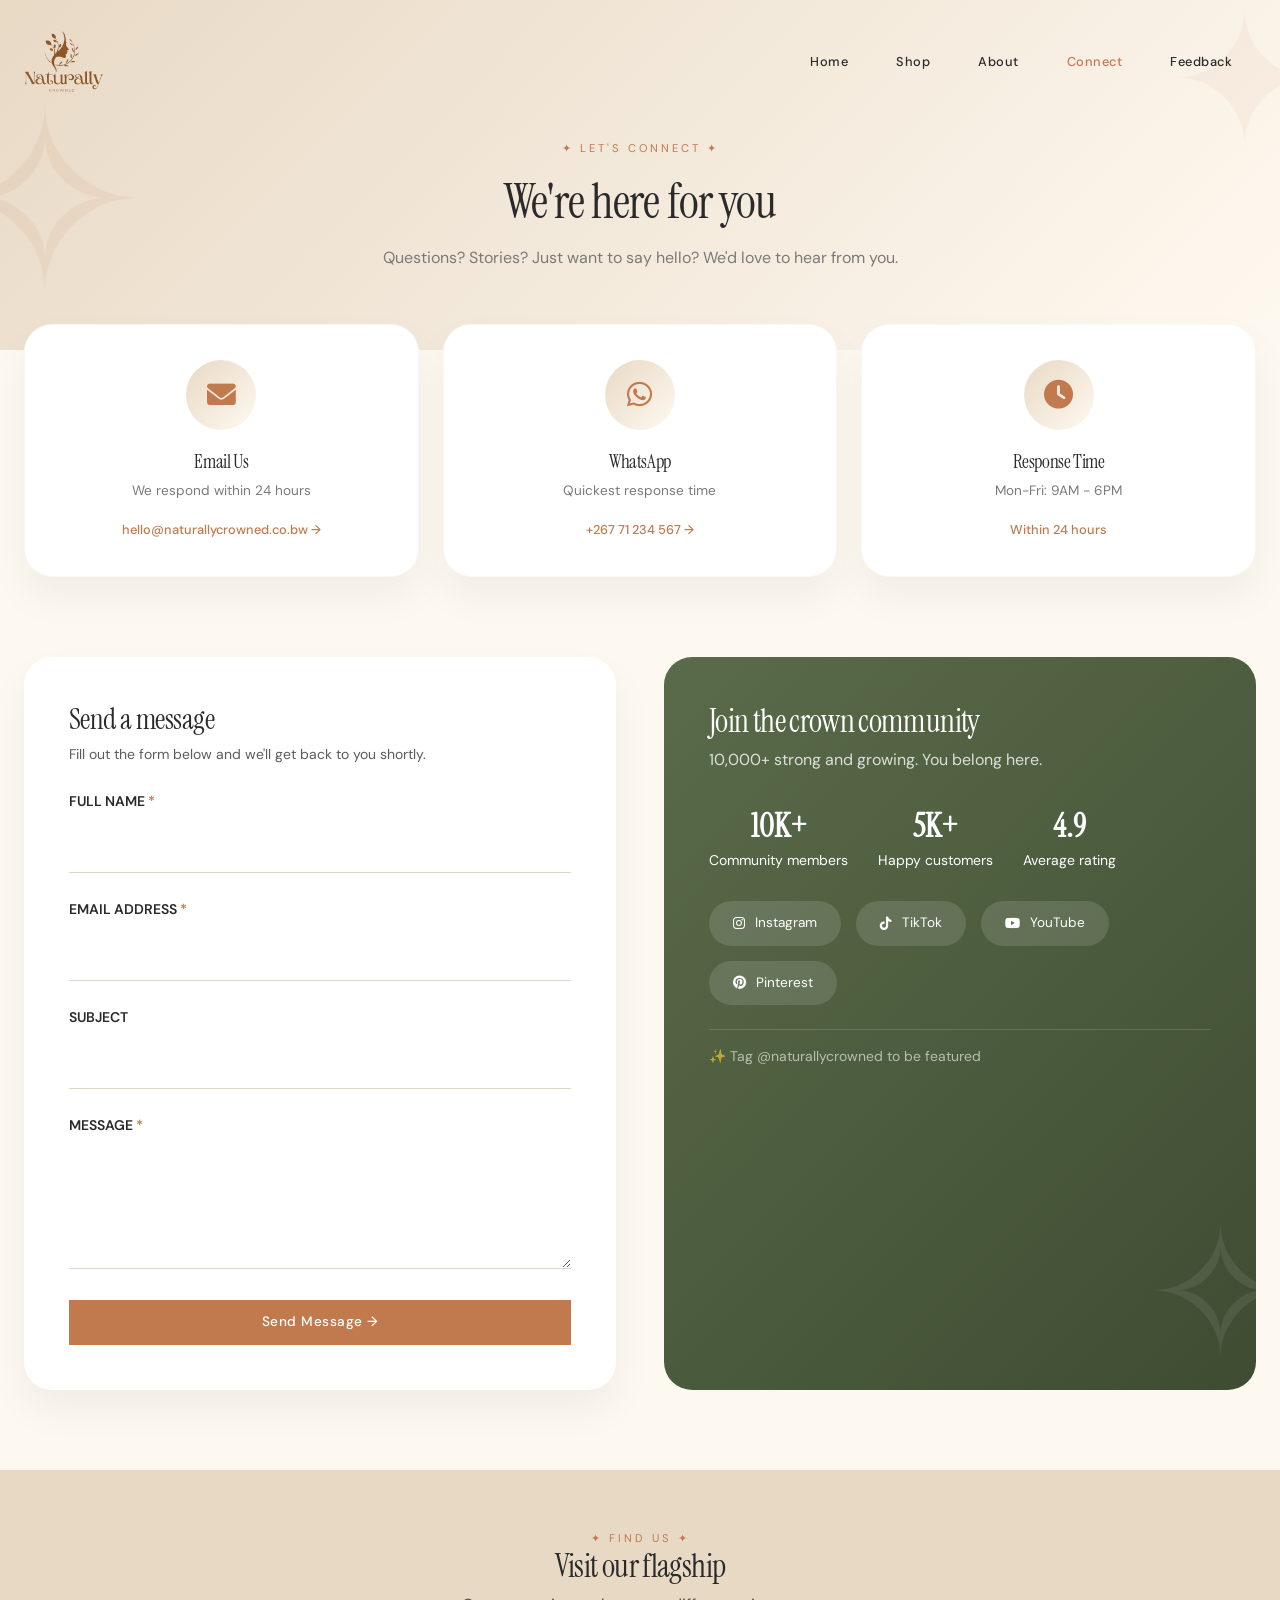
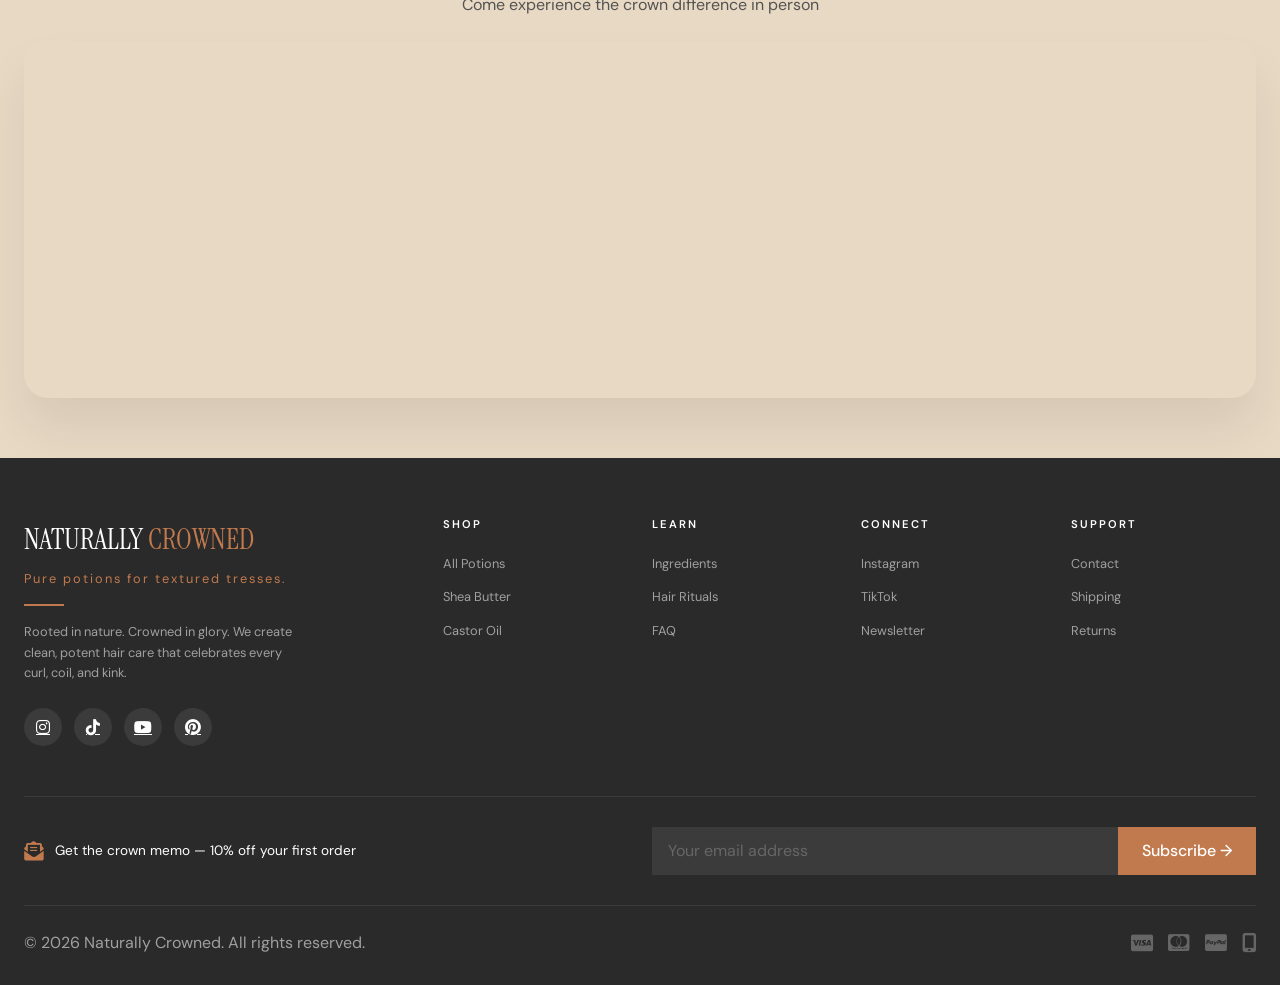
<file: connect.html>
<!DOCTYPE html>
<html lang="en">
<head>
    <meta charset="UTF-8">
    <meta name="viewport" content="width=device-width, initial-scale=1.0, user-scalable=yes">
    <meta name="description" content="Connect with Naturally Crowned — follow us on social media, reach out via email or WhatsApp, and join our crown community.">
    <meta name="keywords" content="connect, contact, social media, naturally crowned, hair care community">
    <meta name="author" content="Naturally Crowned">
    <title>Connect | Naturally Crowned</title>
    
      <!--Favicon-->
    <link rel="icon" type="image/x-icon" href="img/Logo.png">
    <!-- Bootstrap 5.3 CSS -->
     
    <!-- Bootstrap 5.3 CSS -->
    <link href="https://cdn.jsdelivr.net/npm/bootstrap@5.3.0/dist/css/bootstrap.min.css" rel="stylesheet">
    
    <!-- Font Awesome -->
    <link rel="stylesheet" href="https://cdnjs.cloudflare.com/ajax/libs/font-awesome/6.0.0/css/all.min.css">
    
    <!-- AOS Animation -->
    <link href="https://unpkg.com/aos@2.3.1/dist/aos.css" rel="stylesheet">
    
    <!-- Google Fonts -->
    <link href="https://fonts.googleapis.com/css2?family=DM+Sans:wght@300;400;500;600;700&family=Instrument+Serif:ital@0;1&display=swap" rel="stylesheet">
    
    <!-- Shared External CSS -->
    <link rel="stylesheet" href="css/style.css">
    
    <style>
        /* Connect Page Specific Styles */
        
        .connect-hero {
            background: linear-gradient(135deg, var(--sand) 0%, var(--ivory) 100%);
            padding: 140px 0 80px;
            text-align: center;
            position: relative;
            overflow: hidden;
        }
        
        .connect-hero::before {
            content: '✧';
            position: absolute;
            font-size: 250px;
            opacity: 0.08;
            bottom: -60px;
            left: -60px;
            color: var(--clay);
            font-family: monospace;
        }
        
        .connect-hero::after {
            content: '✦';
            position: absolute;
            font-size: 180px;
            opacity: 0.06;
            top: -40px;
            right: -40px;
            color: var(--clay);
            font-family: monospace;
        }
        
        /* Contact Cards Row */
        .contact-cards-row {
            margin-top: -50px;
            position: relative;
            z-index: 10;
        }
        
        .contact-card-premium {
            background: white;
            border-radius: 28px;
            padding: 35px 25px;
            text-align: center;
            transition: var(--transition);
            box-shadow: var(--shadow);
            height: 100%;
            border: 1px solid rgba(0,0,0,0.03);
        }
        
        .contact-card-premium:hover {
            transform: translateY(-8px);
            box-shadow: var(--shadow-lg);
            border-color: var(--clay);
        }
        
        .contact-icon-premium {
            width: 70px;
            height: 70px;
            background: linear-gradient(135deg, var(--sand), var(--ivory));
            border-radius: 50%;
            display: flex;
            align-items: center;
            justify-content: center;
            margin: 0 auto 20px;
            font-size: 1.8rem;
            color: var(--clay);
            transition: var(--transition);
        }
        
        .contact-card-premium:hover .contact-icon-premium {
            background: var(--clay);
            color: white;
        }
        
        .contact-card-premium h3 {
            font-size: 1.2rem;
            margin-bottom: 8px;
        }
        
        .contact-card-premium p {
            color: var(--stone);
            font-size: 0.85rem;
            margin-bottom: 15px;
        }
        
        .contact-link {
            color: var(--clay);
            text-decoration: none;
            font-size: 0.8rem;
            font-weight: 500;
            display: inline-flex;
            align-items: center;
            gap: 6px;
            transition: var(--transition);
        }
        
        .contact-link:hover {
            gap: 12px;
            color: var(--clay-deep);
        }
        
        /* Split Section */
        .connect-split {
            padding: 80px 0;
        }
        
        .message-card {
            background: white;
            border-radius: 28px;
            padding: 45px;
            box-shadow: var(--shadow);
            height: 100%;
        }
        
        .message-card h2 {
            font-size: 1.8rem;
            margin-bottom: 8px;
        }
        
        .input-modern {
            width: 100%;
            padding: 14px 0;
            border: none;
            border-bottom: 1px solid #e0d5c0;
            background: transparent;
            font-family: 'DM Sans', sans-serif;
            transition: var(--transition);
        }
        
        .input-modern:focus {
            outline: none;
            border-bottom-color: var(--clay);
        }
        
        textarea.input-modern {
            resize: vertical;
            min-height: 100px;
        }
        
        .community-card {
            background: linear-gradient(135deg, var(--moss), var(--moss-deep));
            border-radius: 28px;
            padding: 45px;
            color: white;
            height: 100%;
            position: relative;
            overflow: hidden;
        }
        
        .community-card::before {
            content: '✧';
            position: absolute;
            font-size: 180px;
            opacity: 0.08;
            bottom: -40px;
            right: -40px;
            color: white;
        }
        
        .community-stats {
            display: flex;
            gap: 30px;
            margin: 30px 0;
            flex-wrap: wrap;
        }
        
        .community-stat {
            text-align: center;
        }
        
        .community-number {
            font-size: 2rem;
            font-weight: 700;
            font-family: 'Instrument Serif', serif;
        }
        
        .social-row {
            display: flex;
            flex-wrap: wrap;
            gap: 15px;
            margin-top: 30px;
        }
        
        .social-btn {
            background: rgba(255,255,255,0.12);
            border-radius: 50px;
            padding: 12px 24px;
            display: inline-flex;
            align-items: center;
            gap: 10px;
            color: white;
            text-decoration: none;
            transition: var(--transition);
            font-size: 0.85rem;
        }
        
        .social-btn:hover {
            background: white;
            color: var(--moss);
            transform: translateY(-2px);
        }
        
        /* Map Section */
        .map-section {
            padding: 60px 0;
            background: var(--sand);
        }
        
        .map-wrapper {
            border-radius: 24px;
            overflow: hidden;
            box-shadow: var(--shadow-lg);
        }
        
        .map-wrapper iframe {
            width: 100%;
            height: 350px;
            border: none;
        }
        
        @media (max-width: 768px) {
            .contact-cards-row {
                margin-top: -30px;
            }
            .message-card, .community-card {
                padding: 30px;
            }
            .social-row {
                justify-content: center;
            }
            .community-stats {
                justify-content: center;
            }
        }
    </style>
</head>
<body>

    <!-- Navigation -->
    <nav class="navbar navbar-expand-lg">
        <div class="container">
             <a class="navbar-brand" href="index.html"> 
                <img src="img/Logo.png" alt="" height="65px" width="auto">
            </a>
            <button class="navbar-toggler" type="button" data-bs-toggle="collapse" data-bs-target="#navbarNav">
                <span class="navbar-toggler-icon"></span>
            </button>
            <div class="collapse navbar-collapse" id="navbarNav">
                <ul class="navbar-nav ms-auto">
                    <li class="nav-item"><a class="nav-link" href="index.html">Home</a></li>
                    <li class="nav-item"><a class="nav-link" href="shop.html">Shop</a></li>
                    <li class="nav-item"><a class="nav-link" href="about.html">About</a></li>
                    <li class="nav-item"><a class="nav-link active" href="connect.html">Connect</a></li>
                    <li class="nav-item"><a class="nav-link" href="feedback.html">Feedback</a></li>
                </ul>
            </div>
        </div>
    </nav>

    <!-- Hero Section -->
    <section class="connect-hero">
        <div class="container">
            <div class="hero-tag" style="color: var(--clay);">✦ LET'S CONNECT ✦</div>
            <h1 style="font-size: 3rem; margin-top: 1rem;">We're here for you</h1>
            <p style="color: var(--stone); max-width: 600px; margin: 1rem auto 0;">Questions? Stories? Just want to say hello? We'd love to hear from you.</p>
        </div>
    </section>

    <!-- Contact Cards Row -->
    <div class="contact-cards-row">
        <div class="container">
            <div class="row g-4">
                <div class="col-md-4" data-aos="fade-up" data-aos-delay="100">
                    <div class="contact-card-premium">
                        <div class="contact-icon-premium"><i class="fas fa-envelope"></i></div>
                        <h3>Email Us</h3>
                        <p>We respond within 24 hours</p>
                        <a href="mailto:hello@naturallycrowned.co.bw" class="contact-link">hello@naturallycrowned.co.bw →</a>
                    </div>
                </div>
                <div class="col-md-4" data-aos="fade-up" data-aos-delay="200">
                    <div class="contact-card-premium">
                        <div class="contact-icon-premium"><i class="fab fa-whatsapp"></i></div>
                        <h3>WhatsApp</h3>
                        <p>Quickest response time</p>
                        <a href="https://wa.me/26771234567" class="contact-link">+267 71 234 567 →</a>
                    </div>
                </div>
                <div class="col-md-4" data-aos="fade-up" data-aos-delay="300">
                    <div class="contact-card-premium">
                        <div class="contact-icon-premium"><i class="fas fa-clock"></i></div>
                        <h3>Response Time</h3>
                        <p>Mon-Fri: 9AM - 6PM</p>
                        <span class="contact-link" style="cursor: default;">Within 24 hours</span>
                    </div>
                </div>
            </div>
        </div>
    </div>

    <!-- Split Section: Message Form + Community -->
    <section class="connect-split">
        <div class="container">
            <div class="row g-5">
                <!-- Message Form -->
                <div class="col-lg-6" data-aos="fade-right">
                    <div class="message-card">
                        <h2>Send a message</h2>
                        <p class="text-muted small mb-4">Fill out the form below and we'll get back to you shortly.</p>
                        
                        <form id="contactForm">
                            <div class="mb-4">
                                <label class="form-label small text-uppercase fw-semibold">Full Name <span style="color: var(--clay);">*</span></label>
                                <input type="text" class="input-modern w-100" id="name" required>
                            </div>
                            <div class="mb-4">
                                <label class="form-label small text-uppercase fw-semibold">Email Address <span style="color: var(--clay);">*</span></label>
                                <input type="email" class="input-modern w-100" id="email" required>
                            </div>
                            <div class="mb-4">
                                <label class="form-label small text-uppercase fw-semibold">Subject</label>
                                <input type="text" class="input-modern w-100" id="subject">
                            </div>
                            <div class="mb-4">
                                <label class="form-label small text-uppercase fw-semibold">Message <span style="color: var(--clay);">*</span></label>
                                <textarea class="input-modern w-100" id="message" rows="4" required></textarea>
                            </div>
                            <button type="submit" class="btn-clay w-100" style="background: var(--clay);">Send Message →</button>
                        </form>
                    </div>
                </div>
                
                <!-- Community Card -->
                <div class="col-lg-6" data-aos="fade-left">
                    <div class="community-card">
                        <h2 style="color: white;">Join the crown community</h2>
                        <p style="opacity: 0.8;">10,000+ strong and growing. You belong here.</p>
                        
                        <div class="community-stats">
                            <div class="community-stat">
                                <div class="community-number">10K+</div>
                                <div class="small">Community members</div>
                            </div>
                            <div class="community-stat">
                                <div class="community-number">5K+</div>
                                <div class="small">Happy customers</div>
                            </div>
                            <div class="community-stat">
                                <div class="community-number">4.9</div>
                                <div class="small">Average rating</div>
                            </div>
                        </div>
                        
                        <div class="social-row">
                            <a href="#" class="social-btn"><i class="fab fa-instagram"></i> Instagram</a>
                            <a href="#" class="social-btn"><i class="fab fa-tiktok"></i> TikTok</a>
                            <a href="#" class="social-btn"><i class="fab fa-youtube"></i> YouTube</a>
                            <a href="#" class="social-btn"><i class="fab fa-pinterest"></i> Pinterest</a>
                        </div>
                        
                        <div class="mt-4 pt-3" style="border-top: 1px solid rgba(255,255,255,0.15);">
                            <p class="small mb-0" style="opacity: 0.6;">✨ Tag @naturallycrowned to be featured</p>
                        </div>
                    </div>
                </div>
            </div>
        </div>
    </section>

    <!-- Map Section -->
    <section class="map-section">
        <div class="container">
            <div class="text-center mb-4" data-aos="fade-up">
                <div class="hero-tag" style="color: var(--clay);">✦ FIND US ✦</div>
                <h2 style="font-size: 2rem;">Visit our flagship</h2>
                <p class="text-muted">Come experience the crown difference in person</p>
            </div>
            <div class="map-wrapper" data-aos="zoom-in">
                <iframe src="https://www.google.com/maps/embed?pb=!1m18!1m12!1m3!1d115603.25934157322!2d25.84714375!3d-24.65822215!2m3!1f0!2f0!3f0!3m2!1i1024!2i768!4f13.1!3m3!1m2!1s0x1ebb5b3c2f5a5e0d%3A0x3a5b7c8d9e0f1a2b!2sGaborone!5e0!3m2!1sen!2sbw!4v1700000000000!5m2!1sen!2sbw" allowfullscreen loading="lazy"></iframe>
            </div>
        </div>
    </section>

    <!-- Footer -->
    <footer class="footer">
        <div class="container">
            <div class="row">
                <div class="col-lg-4 mb-5 mb-lg-0">
                    <a href="index.html" class="footer-brand">NATURALLY <span>CROWNED</span></a>
                    <p class="footer-tagline">Pure potions for textured tresses.</p>
                    <div class="footer-divider"></div>
                    <p class="footer-desc">Rooted in nature. Crowned in glory. We create clean, potent hair care that celebrates every curl, coil, and kink.</p>
                    <div class="footer-social">
                        <a href="#" class="social-circle"><i class="fab fa-instagram"></i></a>
                        <a href="#" class="social-circle"><i class="fab fa-tiktok"></i></a>
                        <a href="#" class="social-circle"><i class="fab fa-youtube"></i></a>
                        <a href="#" class="social-circle"><i class="fab fa-pinterest"></i></a>
                    </div>
                </div>
                <div class="col-lg-8">
                    <div class="row">
                        <div class="col-md-3 col-6 mb-4 mb-md-0">
                            <h4 class="footer-heading">SHOP</h4>
                            <ul class="footer-links"><li><a href="#">All Potions</a></li><li><a href="#">Shea Butter</a></li><li><a href="#">Castor Oil</a></li></ul>
                        </div>
                        <div class="col-md-3 col-6 mb-4 mb-md-0">
                            <h4 class="footer-heading">LEARN</h4>
                            <ul class="footer-links"><li><a href="#">Ingredients</a></li><li><a href="#">Hair Rituals</a></li><li><a href="#">FAQ</a></li></ul>
                        </div>
                        <div class="col-md-3 col-6 mb-4 mb-md-0">
                            <h4 class="footer-heading">CONNECT</h4>
                            <ul class="footer-links"><li><a href="#">Instagram</a></li><li><a href="#">TikTok</a></li><li><a href="#">Newsletter</a></li></ul>
                        </div>
                        <div class="col-md-3 col-6 mb-4 mb-md-0">
                            <h4 class="footer-heading">SUPPORT</h4>
                            <ul class="footer-links"><li><a href="#">Contact</a></li><li><a href="#">Shipping</a></li><li><a href="#">Returns</a></li></ul>
                        </div>
                    </div>
                </div>
            </div>
            <div class="footer-newsletter-row">
                <div class="row align-items-center">
                    <div class="col-md-6">
                        <div class="newsletter-text"><i class="fas fa-envelope-open-text"></i><span>Get the crown memo — 10% off your first order</span></div>
                    </div>
                    <div class="col-md-6">
                        <form class="footer-newsletter-form" id="footerNewsletter">
                            <input type="email" placeholder="Your email address" required>
                            <button type="submit">Subscribe →</button>
                        </form>
                    </div>
                </div>
            </div>
            <div class="footer-bottom">
                <div class="row align-items-center">
                    <div class="col-md-6 text-center text-md-start">
                        <p class="mb-0">© 2026 Naturally Crowned. All rights reserved.</p>
                    </div>
                    <div class="col-md-6 text-center text-md-end">
                        <div class="payment-icons"><i class="fab fa-cc-visa"></i><i class="fab fa-cc-mastercard"></i><i class="fab fa-cc-paypal"></i><i class="fas fa-mobile-alt"></i></div>
                    </div>
                </div>
            </div>
        </div>
    </footer>

    <script src="https://cdn.jsdelivr.net/npm/bootstrap@5.3.0/dist/js/bootstrap.bundle.min.js"></script>
    <script src="https://unpkg.com/aos@2.3.1/dist/aos.js"></script>
    
    <script>
        AOS.init({ duration: 800, once: true, offset: 50 });
        
        window.addEventListener('scroll', function() {
            const navbar = document.querySelector('.navbar');
            if (window.scrollY > 50) navbar.classList.add('scrolled');
            else navbar.classList.remove('scrolled');
        });
        
        const currentPage = 'connect.html';
        document.querySelectorAll('.nav-link').forEach(link => {
            link.classList.remove('active');
            if (link.getAttribute('href') === currentPage) link.classList.add('active');
        });
        
        function showNotification(message, type) {
            const existing = document.querySelector('.notification-toast');
            if (existing) existing.remove();
            
            const toast = document.createElement('div');
            toast.className = `notification-toast ${type}`;
            toast.innerHTML = message;
            document.body.appendChild(toast);
            setTimeout(() => toast.remove(), 4000);
        }
        
        document.getElementById('contactForm')?.addEventListener('submit', function(e) {
            e.preventDefault();
            const name = document.getElementById('name').value.trim();
            const email = document.getElementById('email').value.trim();
            const message = document.getElementById('message').value.trim();
            
            if (!name || !email || !message) {
                showNotification('Please fill in all required fields.', 'error');
                return;
            }
            
            const emailRegex = /^[^\s@]+@([^\s@]+\.)+[^\s@]+$/;
            if (!emailRegex.test(email)) {
                showNotification('Please enter a valid email address.', 'error');
                return;
            }
            
            showNotification('✨ Message sent! We\'ll get back to you within 24 hours.', 'success');
            this.reset();
        });
        
        document.getElementById('footerNewsletter')?.addEventListener('submit', function(e) {
            e.preventDefault();
            alert('✨ Welcome to the crown club! Check your inbox for 10% off.');
            this.reset();
        });
    </script>
</body>
</html>
</file>
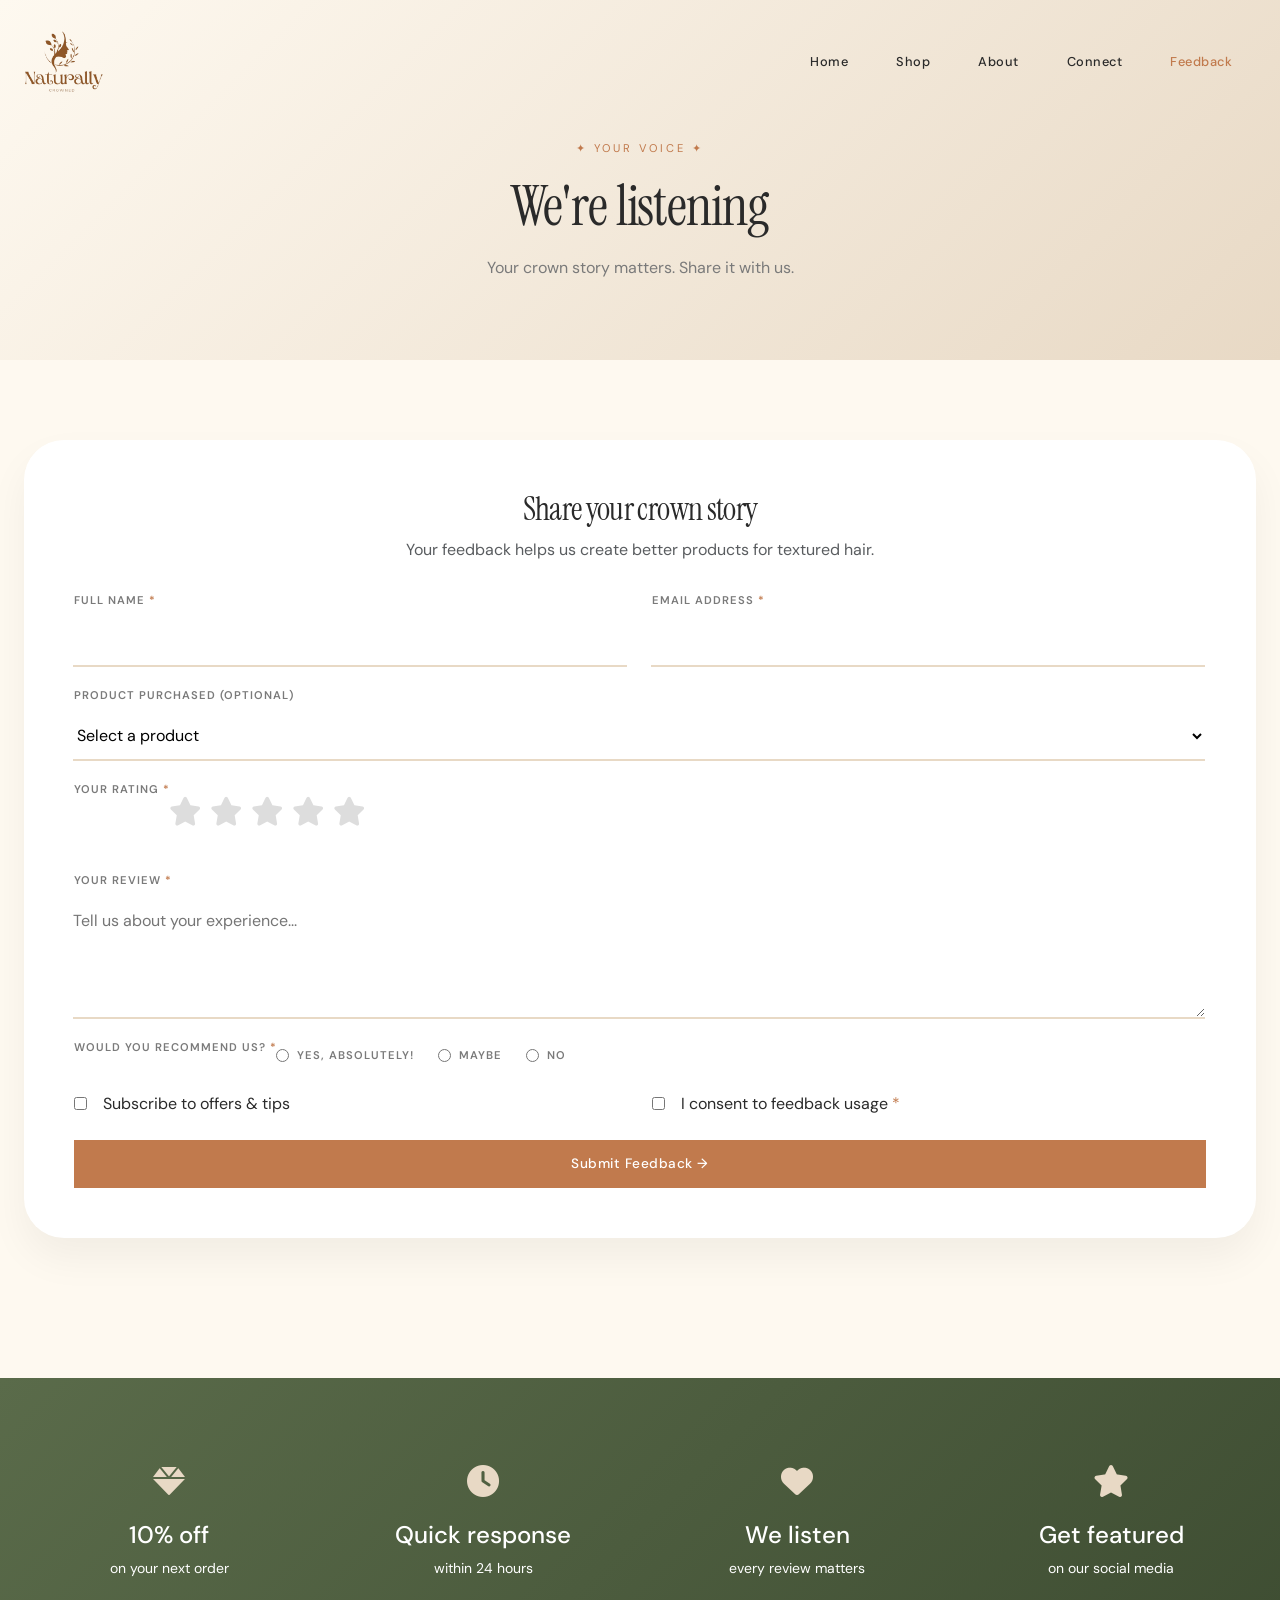
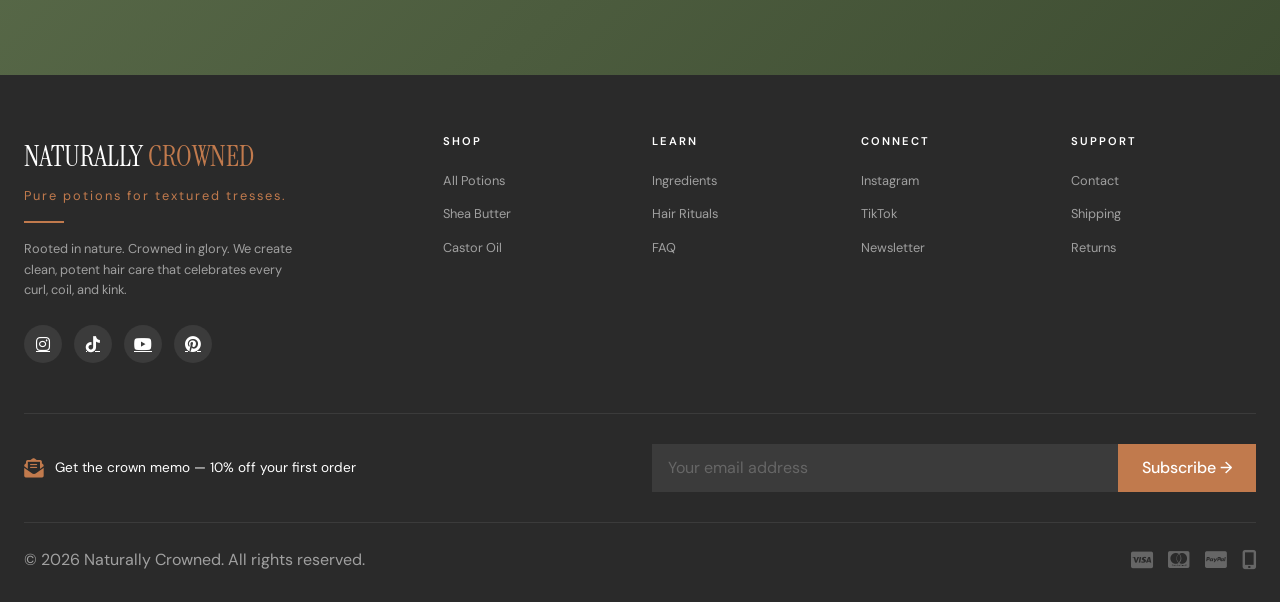
<file: feedback.html>
<!DOCTYPE html>
<html lang="en">
<head>
    <meta charset="UTF-8">
    <meta name="viewport" content="width=device-width, initial-scale=1.0, user-scalable=yes">
    <meta name="description" content="Share your experience with Naturally Crowned. Your feedback helps us create better products for textured hair.">
    <meta name="keywords" content="feedback, review, customer feedback, naturally crowned, hair care review">
    <meta name="author" content="Naturally Crowned">
    <title>Feedback | Naturally Crowned</title>
    
      <!--Favicon-->
    <link rel="icon" type="image/x-icon" href="img/Logo.png">
    <!-- Bootstrap 5.3 CSS -->
     
    <!-- Bootstrap 5.3 CSS -->
    <link href="https://cdn.jsdelivr.net/npm/bootstrap@5.3.0/dist/css/bootstrap.min.css" rel="stylesheet">
    
    <!-- Font Awesome -->
    <link rel="stylesheet" href="https://cdnjs.cloudflare.com/ajax/libs/font-awesome/6.0.0/css/all.min.css">
    
    <!-- AOS Animation -->
    <link href="https://unpkg.com/aos@2.3.1/dist/aos.css" rel="stylesheet">
    
    <!-- Google Fonts -->
    <link href="https://fonts.googleapis.com/css2?family=DM+Sans:wght@300;400;500;600;700&family=Instrument+Serif:ital@0;1&display=swap" rel="stylesheet">
    
    <!-- Shared External CSS -->
    <link rel="stylesheet" href="css/style.css">
    
    <style>
        /* Feedback Page - Redesigned */
        
        .feedback-hero {
            background: linear-gradient(135deg, var(--ivory) 0%, var(--sand) 100%);
            padding: 140px 0 80px;
            text-align: center;
            position: relative;
        }
        
        .feedback-hero h1 {
            font-size: 3.5rem;
            margin-top: 1rem;
        }
        
        /* Floating Stats Section */
        .floating-stats {
            margin-top: -60px;
            position: relative;
            z-index: 10;
        }
        
        .stat-bubble {
            background: white;
            border-radius: 60px;
            padding: 20px 30px;
            text-align: center;
            box-shadow: var(--shadow);
            transition: var(--transition);
        }
        
        .stat-bubble:hover {
            transform: translateY(-5px);
            box-shadow: var(--shadow-lg);
        }
        
        .stat-bubble .number {
            font-size: 2rem;
            font-weight: 700;
            color: var(--clay);
            font-family: 'Instrument Serif', serif;
        }
        
        /* Hero Testimonial */
        .hero-testimonial {
            background: white;
            border-radius: 40px;
            padding: 50px;
            margin: 80px 0;
            box-shadow: var(--shadow);
            position: relative;
        }
        
        .hero-testimonial::before {
            content: '“';
            position: absolute;
            font-size: 120px;
            font-family: serif;
            color: var(--clay);
            opacity: 0.1;
            top: 20px;
            left: 30px;
        }
        
        /* Review Gallery */
        .review-gallery {
            padding: 60px 0;
            background: var(--sand);
        }
        
        .review-card {
            background: white;
            border-radius: 24px;
            padding: 30px;
            transition: var(--transition);
            height: 100%;
        }
        
        .review-card:hover {
            transform: translateY(-8px);
            box-shadow: var(--shadow-lg);
        }
        
        .review-rating {
            color: #FFD700;
            font-size: 0.8rem;
            margin-bottom: 12px;
        }
        
        .review-quote {
            font-size: 0.9rem;
            line-height: 1.6;
            margin-bottom: 15px;
            color: var(--charcoal);
        }
        
        .reviewer {
            display: flex;
            align-items: center;
            gap: 12px;
            margin-top: 15px;
        }
        
        .reviewer-avatar {
            width: 45px;
            height: 45px;
            background: var(--sand);
            border-radius: 50%;
            display: flex;
            align-items: center;
            justify-content: center;
            color: var(--clay);
        }
        
        /* Form Section - Modern */
        .form-modern {
            padding: 80px 0;
        }
        
        .form-card {
            background: white;
            border-radius: 40px;
            padding: 50px;
            box-shadow: var(--shadow);
        }
        
        .form-card h2 {
            font-size: 2rem;
            margin-bottom: 10px;
        }
        
        .form-grid {
            display: grid;
            grid-template-columns: 1fr 1fr;
            gap: 24px;
            margin-top: 30px;
        }
        
        .input-group {
            margin-bottom: 20px;
        }
        
        .input-group label {
            display: block;
            font-size: 0.7rem;
            font-weight: 600;
            letter-spacing: 1px;
            text-transform: uppercase;
            color: var(--stone);
            margin-bottom: 8px;
        }
        
        .modern-field {
            width: 100%;
            padding: 12px 0;
            border: none;
            border-bottom: 2px solid var(--sand);
            background: transparent;
            font-family: 'DM Sans', sans-serif;
            transition: var(--transition);
        }
        
        .modern-field:focus {
            outline: none;
            border-bottom-color: var(--clay);
        }
        
        /* Star Rating New */
        .star-picker {
            display: flex;
            gap: 8px;
            margin: 10px 0;
        }
        
        .star-picker input {
            display: none;
        }
        
        .star-picker label {
            font-size: 1.8rem;
            color: #ddd;
            cursor: pointer;
            transition: var(--transition);
        }
        
        .star-picker label:hover,
        .star-picker label:hover ~ label,
        .star-picker input:checked ~ label {
            color: #FFD700;
        }
        
        /* Perks Banner */
        .perks-banner {
            background: linear-gradient(135deg, var(--moss), var(--moss-deep));
            color: white;
            padding: 60px 0;
            text-align: center;
            margin-top: 60px;
        }
        
        .perk-item {
            padding: 20px;
        }
        
        .perk-icon {
            font-size: 2rem;
            margin-bottom: 15px;
            color: var(--sand);
        }
        
        @media (max-width: 768px) {
            .feedback-hero h1 {
                font-size: 2rem;
            }
            .hero-testimonial {
                padding: 30px;
            }
            .form-card {
                padding: 30px;
            }
            .form-grid {
                grid-template-columns: 1fr;
                gap: 0;
            }
            .stat-bubble {
                padding: 15px 20px;
            }
            .stat-bubble .number {
                font-size: 1.5rem;
            }
        }
    </style>
</head>
<body>

    <!-- Navigation -->
    <nav class="navbar navbar-expand-lg">
        <div class="container">
             <a class="navbar-brand" href="index.html"> 
                <img src="img/Logo.png" alt="" height="65px" width="auto">
            </a>
            <button class="navbar-toggler" type="button" data-bs-toggle="collapse" data-bs-target="#navbarNav">
                <span class="navbar-toggler-icon"></span>
            </button>
            <div class="collapse navbar-collapse" id="navbarNav">
                <ul class="navbar-nav ms-auto">
                    <li class="nav-item"><a class="nav-link" href="index.html">Home</a></li>
                    <li class="nav-item"><a class="nav-link" href="shop.html">Shop</a></li>
                    <li class="nav-item"><a class="nav-link" href="about.html">About</a></li>
                    <li class="nav-item"><a class="nav-link" href="connect.html">Connect</a></li>
                    <li class="nav-item"><a class="nav-link active" href="feedback.html">Feedback</a></li>
                </ul>
            </div>
        </div>
    </nav>

    <!-- Hero Section -->
    <section class="feedback-hero">
        <div class="container">
            <div class="hero-tag" style="color: var(--clay);">✦ YOUR VOICE ✦</div>
            <h1>We're listening</h1>
            <p style="color: var(--stone); max-width: 500px; margin: 1rem auto 0;">Your crown story matters. Share it with us.</p>
        </div>
    </section>


    <!-- Modern Form Section -->
    <section class="form-modern">
        <div class="container">
            <div class="form-card" data-aos="fade-up">
                <div class="text-center">
                    <h2>Share your crown story</h2>
                    <p class="text-muted">Your feedback helps us create better products for textured hair.</p>
                </div>
                
                <form id="feedbackForm">
                    <div class="form-grid">
                        <div class="input-group">
                            <label>FULL NAME <span style="color: var(--clay);">*</span></label>
                            <input type="text" class="modern-field" id="fullname" required>
                        </div>
                        <div class="input-group">
                            <label>EMAIL ADDRESS <span style="color: var(--clay);">*</span></label>
                            <input type="email" class="modern-field" id="email" required>
                        </div>
                    </div>
                    
                    <div class="input-group">
                        <label>PRODUCT PURCHASED (OPTIONAL)</label>
                        <select class="modern-field" id="product" style="cursor: pointer;">
                            <option value="">Select a product</option>
                            <option value="shea">Raw Shea Butter</option>
                            <option value="castor">Black Castor Oil</option>
                            <option value="growth">Growth Oil Blend</option>
                            <option value="whipped">Whipped Shea Butter</option>
                        </select>
                    </div>
                    
                    <div class="input-group">
                        <label>YOUR RATING <span style="color: var(--clay);">*</span></label>
                        <div class="star-picker">
                            <input type="radio" id="s5" name="rating" value="5" required>
                            <label for="s5"><i class="fas fa-star"></i></label>
                            <input type="radio" id="s4" name="rating" value="4">
                            <label for="s4"><i class="fas fa-star"></i></label>
                            <input type="radio" id="s3" name="rating" value="3">
                            <label for="s3"><i class="fas fa-star"></i></label>
                            <input type="radio" id="s2" name="rating" value="2">
                            <label for="s2"><i class="fas fa-star"></i></label>
                            <input type="radio" id="s1" name="rating" value="1">
                            <label for="s1"><i class="fas fa-star"></i></label>
                        </div>
                    </div>
                    
                    <div class="input-group">
                        <label>YOUR REVIEW <span style="color: var(--clay);">*</span></label>
                        <textarea class="modern-field" id="message" rows="4" required placeholder="Tell us about your experience..."></textarea>
                    </div>
                    
                    <div class="input-group">
                        <label>WOULD YOU RECOMMEND US? <span style="color: var(--clay);">*</span></label>
                        <div class="d-flex gap-4 flex-wrap" style="margin-top: 8px;">
                            <label class="d-flex align-items-center gap-2"><input type="radio" name="recommend" value="yes" required> Yes, absolutely!</label>
                            <label class="d-flex align-items-center gap-2"><input type="radio" name="recommend" value="maybe"> Maybe</label>
                            <label class="d-flex align-items-center gap-2"><input type="radio" name="recommend" value="no"> No</label>
                        </div>
                    </div>
                    
                    <div class="form-grid" style="margin-top: 10px;">
                        <label class="d-flex align-items-center gap-3"><input type="checkbox" id="newsletter"> <span>Subscribe to offers & tips</span></label>
                        <label class="d-flex align-items-center gap-3"><input type="checkbox" id="consent" required> <span>I consent to feedback usage <span style="color: var(--clay);">*</span></span></label>
                    </div>
                    
                    <button type="submit" class="btn-clay w-100 mt-4" style="background: var(--clay); padding: 14px;">Submit Feedback →</button>
                </form>
            </div>
        </div>
    </section>

    <!-- Perks Banner -->
    <div class="perks-banner">
        <div class="container">
            <div class="row">
                <div class="col-md-3 col-6" data-aos="fade-up" data-aos-delay="100">
                    <div class="perk-item">
                        <div class="perk-icon"><i class="fas fa-gem"></i></div>
                        <h4>10% off</h4>
                        <p class="small">on your next order</p>
                    </div>
                </div>
                <div class="col-md-3 col-6" data-aos="fade-up" data-aos-delay="200">
                    <div class="perk-item">
                        <div class="perk-icon"><i class="fas fa-clock"></i></div>
                        <h4>Quick response</h4>
                        <p class="small">within 24 hours</p>
                    </div>
                </div>
                <div class="col-md-3 col-6" data-aos="fade-up" data-aos-delay="300">
                    <div class="perk-item">
                        <div class="perk-icon"><i class="fas fa-heart"></i></div>
                        <h4>We listen</h4>
                        <p class="small">every review matters</p>
                    </div>
                </div>
                <div class="col-md-3 col-6" data-aos="fade-up" data-aos-delay="400">
                    <div class="perk-item">
                        <div class="perk-icon"><i class="fas fa-star"></i></div>
                        <h4>Get featured</h4>
                        <p class="small">on our social media</p>
                    </div>
                </div>
            </div>
        </div>
    </div>

    <!-- Footer -->
    <footer class="footer">
        <div class="container">
            <div class="row">
                <div class="col-lg-4 mb-5 mb-lg-0">
                    <a href="index.html" class="footer-brand">NATURALLY <span>CROWNED</span></a>
                    <p class="footer-tagline">Pure potions for textured tresses.</p>
                    <div class="footer-divider"></div>
                    <p class="footer-desc">Rooted in nature. Crowned in glory. We create clean, potent hair care that celebrates every curl, coil, and kink.</p>
                    <div class="footer-social">
                        <a href="#" class="social-circle"><i class="fab fa-instagram"></i></a>
                        <a href="#" class="social-circle"><i class="fab fa-tiktok"></i></a>
                        <a href="#" class="social-circle"><i class="fab fa-youtube"></i></a>
                        <a href="#" class="social-circle"><i class="fab fa-pinterest"></i></a>
                    </div>
                </div>
                <div class="col-lg-8">
                    <div class="row">
                        <div class="col-md-3 col-6 mb-4 mb-md-0">
                            <h4 class="footer-heading">SHOP</h4>
                            <ul class="footer-links"><li><a href="#">All Potions</a></li><li><a href="#">Shea Butter</a></li><li><a href="#">Castor Oil</a></li></ul>
                        </div>
                        <div class="col-md-3 col-6 mb-4 mb-md-0">
                            <h4 class="footer-heading">LEARN</h4>
                            <ul class="footer-links"><li><a href="#">Ingredients</a></li><li><a href="#">Hair Rituals</a></li><li><a href="#">FAQ</a></li></ul>
                        </div>
                        <div class="col-md-3 col-6 mb-4 mb-md-0">
                            <h4 class="footer-heading">CONNECT</h4>
                            <ul class="footer-links"><li><a href="#">Instagram</a></li><li><a href="#">TikTok</a></li><li><a href="#">Newsletter</a></li></ul>
                        </div>
                        <div class="col-md-3 col-6 mb-4 mb-md-0">
                            <h4 class="footer-heading">SUPPORT</h4>
                            <ul class="footer-links"><li><a href="#">Contact</a></li><li><a href="#">Shipping</a></li><li><a href="#">Returns</a></li></ul>
                        </div>
                    </div>
                </div>
            </div>
            <div class="footer-newsletter-row">
                <div class="row align-items-center">
                    <div class="col-md-6">
                        <div class="newsletter-text"><i class="fas fa-envelope-open-text"></i><span>Get the crown memo — 10% off your first order</span></div>
                    </div>
                    <div class="col-md-6">
                        <form class="footer-newsletter-form" id="footerNewsletter">
                            <input type="email" placeholder="Your email address" required>
                            <button type="submit">Subscribe →</button>
                        </form>
                    </div>
                </div>
            </div>
            <div class="footer-bottom">
                <div class="row align-items-center">
                    <div class="col-md-6 text-center text-md-start">
                        <p class="mb-0">© 2026 Naturally Crowned. All rights reserved.</p>
                    </div>
                    <div class="col-md-6 text-center text-md-end">
                        <div class="payment-icons"><i class="fab fa-cc-visa"></i><i class="fab fa-cc-mastercard"></i><i class="fab fa-cc-paypal"></i><i class="fas fa-mobile-alt"></i></div>
                    </div>
                </div>
            </div>
        </div>
    </footer>

    <script src="https://cdn.jsdelivr.net/npm/bootstrap@5.3.0/dist/js/bootstrap.bundle.min.js"></script>
    <script src="https://unpkg.com/aos@2.3.1/dist/aos.js"></script>
    
    <script>
        AOS.init({ duration: 800, once: true, offset: 50 });
        
        window.addEventListener('scroll', function() {
            const navbar = document.querySelector('.navbar');
            if (window.scrollY > 50) navbar.classList.add('scrolled');
            else navbar.classList.remove('scrolled');
        });
        
        const currentPage = 'feedback.html';
        document.querySelectorAll('.nav-link').forEach(link => {
            link.classList.remove('active');
            if (link.getAttribute('href') === currentPage) link.classList.add('active');
        });
        
        function showNotification(message, type) {
            const existing = document.querySelector('.notification-toast');
            if (existing) existing.remove();
            
            const toast = document.createElement('div');
            toast.className = `notification-toast ${type}`;
            toast.innerHTML = message;
            toast.style.cssText = `
                position: fixed;
                bottom: 30px;
                right: 30px;
                background: ${type === 'success' ? '#4CAF50' : '#e74c3c'};
                color: white;
                padding: 12px 20px;
                border-radius: 8px;
                z-index: 10000;
                font-size: 0.85rem;
                animation: slideInRight 0.3s ease;
                box-shadow: 0 4px 15px rgba(0,0,0,0.2);
            `;
            document.body.appendChild(toast);
            setTimeout(() => toast.remove(), 4000);
        }
        
        document.getElementById('feedbackForm').addEventListener('submit', function(e) {
            e.preventDefault();
            
            const fullname = document.getElementById('fullname').value.trim();
            const email = document.getElementById('email').value.trim();
            const rating = document.querySelector('input[name="rating"]:checked');
            const message = document.getElementById('message').value.trim();
            const recommend = document.querySelector('input[name="recommend"]:checked');
            const consent = document.getElementById('consent').checked;
            
            let isValid = true;
            let errorMessage = '';
            
            if (!fullname) { isValid = false; errorMessage += '• Please enter your full name\n'; }
            if (!email) { isValid = false; errorMessage += '• Please enter your email address\n'; }
            else if (!/^[^\s@]+@([^\s@]+\.)+[^\s@]+$/.test(email)) { isValid = false; errorMessage += '• Please enter a valid email address\n'; }
            if (!rating) { isValid = false; errorMessage += '• Please select an overall rating\n'; }
            if (!message) { isValid = false; errorMessage += '• Please enter your feedback message\n'; }
            if (message.length < 10) { isValid = false; errorMessage += '• Message must be at least 10 characters\n'; }
            if (!recommend) { isValid = false; errorMessage += '• Please indicate if you would recommend us\n'; }
            if (!consent) { isValid = false; errorMessage += '• Please consent to our feedback policy\n'; }
            
            if (isValid) {
                showNotification('✨ Thank you for your feedback! Your voice helps us grow.', 'success');
                this.reset();
                document.querySelectorAll('.star-picker input').forEach(input => input.checked = false);
            } else {
                showNotification('Please fix the following errors:\n' + errorMessage, 'error');
            }
        });
        
        document.getElementById('footerNewsletter')?.addEventListener('submit', function(e) {
            e.preventDefault();
            alert('✨ Welcome to the crown club! Check your inbox for 10% off.');
            this.reset();
        });
    </script>
</body>
</html>
</file>
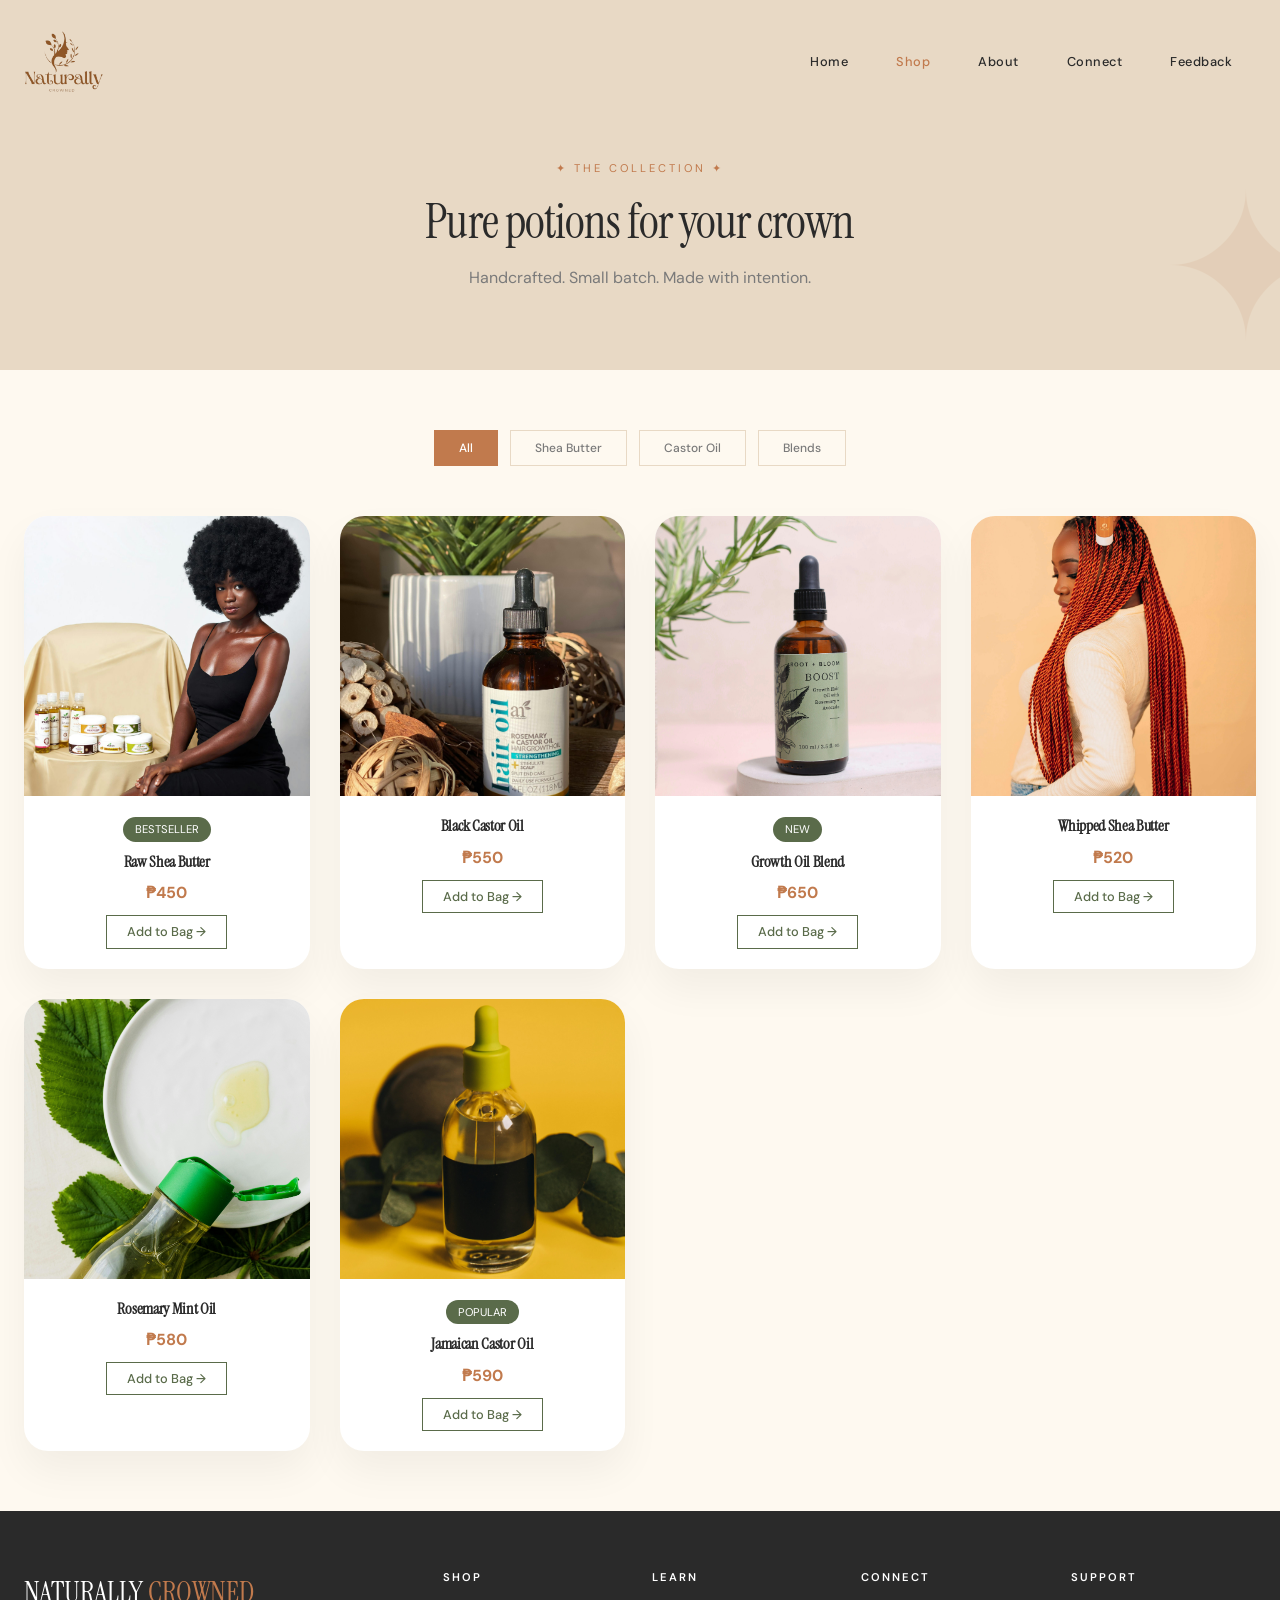
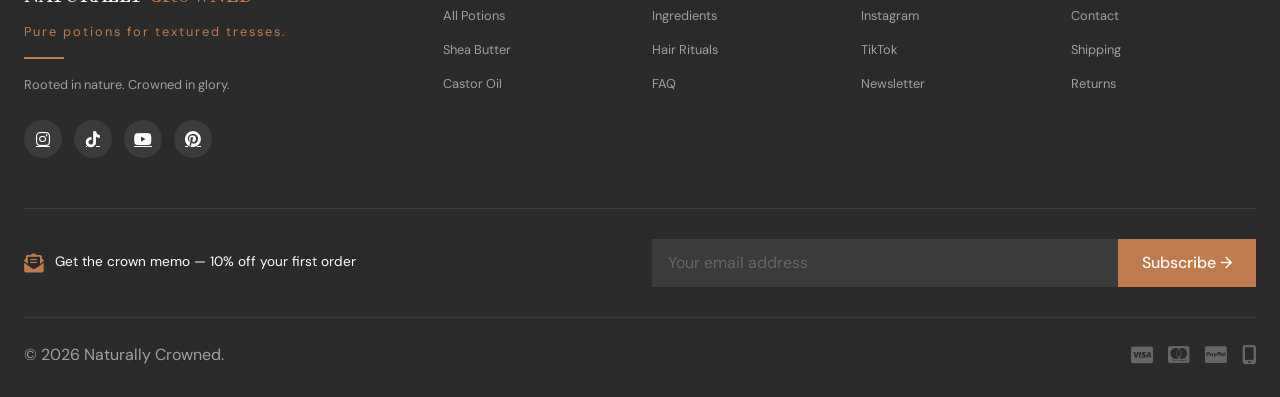
<file: shop.html>
<!DOCTYPE html>
<html lang="en">
<head>
    <meta charset="UTF-8">
    <meta name="viewport" content="width=device-width, initial-scale=1.0">
    <meta name="description" content="Shop pure, potent hair care at Naturally Crowned. Raw shea butter, black castor oil, growth blends, and more for textured tresses.">
    <meta name="keywords" content="shea butter, castor oil, natural hair products, afro hair care, shop">
    <meta name="author" content="Naturally Crowned">
    <title>Shop | Naturally Crowned</title>

      <!--Favicon-->
    <link rel="icon" type="image/x-icon" href="img/Logo.png">
    <!-- Bootstrap 5.3 CSS -->
    
    <link href="https://cdn.jsdelivr.net/npm/bootstrap@5.3.0/dist/css/bootstrap.min.css" rel="stylesheet">
    <link rel="stylesheet" href="https://cdnjs.cloudflare.com/ajax/libs/font-awesome/6.0.0/css/all.min.css">
    <link href="https://unpkg.com/aos@2.3.1/dist/aos.css" rel="stylesheet">
    <link href="https://fonts.googleapis.com/css2?family=DM+Sans:wght@400;500;700&family=Instrument+Serif:ital@0;1&display=swap" rel="stylesheet">
    <link rel="stylesheet" href="css/style.css">
</head>
<body>

    <nav class="navbar navbar-expand-lg">
        <div class="container">
             <a class="navbar-brand" href="index.html"> 
                <img src="img/Logo.png" alt="" height="65px" width="auto">
            </a>
            <button class="navbar-toggler" type="button" data-bs-toggle="collapse" data-bs-target="#navbarNav">
                <span class="navbar-toggler-icon"></span>
            </button>
            <div class="collapse navbar-collapse" id="navbarNav">
                <ul class="navbar-nav ms-auto">
                    <li class="nav-item"><a class="nav-link" href="index.html">Home</a></li>
                    <li class="nav-item"><a class="nav-link active" href="shop.html">Shop</a></li>
                    <li class="nav-item"><a class="nav-link" href="about.html">About</a></li>
                    <li class="nav-item"><a class="nav-link" href="connect.html">Connect</a></li>
                    <li class="nav-item"><a class="nav-link" href="feedback.html">Feedback</a></li>
                </ul>
            </div>
        </div>
    </nav>

    <section class="page-header">
        <div class="container">
            <div class="hero-tag">✦ THE COLLECTION ✦</div>
            <h1>Pure potions for your crown</h1>
            <p>Handcrafted. Small batch. Made with intention.</p>
        </div>
    </section>

    <section class="shop-section">
        <div class="container">
            <div class="filter-bar">
                <button class="filter-btn active" data-filter="all">All</button>
                <button class="filter-btn" data-filter="shea">Shea Butter</button>
                <button class="filter-btn" data-filter="castor">Castor Oil</button>
                <button class="filter-btn" data-filter="blends">Blends</button>
            </div>

            <div class="product-grid" id="productsGrid"></div>
        </div>
    </section>

    <footer class="footer">
        <div class="container">
            <div class="row">
                <div class="col-lg-4 mb-5 mb-lg-0">
                    <a href="index.html" class="footer-brand">NATURALLY <span>CROWNED</span></a>
                    <p class="footer-tagline">Pure potions for textured tresses.</p>
                    <div class="footer-divider"></div>
                    <p class="footer-desc">Rooted in nature. Crowned in glory.</p>
                    <div class="footer-social">
                        <a href="#" class="social-circle"><i class="fab fa-instagram"></i></a>
                        <a href="#" class="social-circle"><i class="fab fa-tiktok"></i></a>
                        <a href="#" class="social-circle"><i class="fab fa-youtube"></i></a>
                        <a href="#" class="social-circle"><i class="fab fa-pinterest"></i></a>
                    </div>
                </div>
                <div class="col-lg-8">
                    <div class="row">
                        <div class="col-md-3 col-6"><h4 class="footer-heading">SHOP</h4><ul class="footer-links"><li><a href="#">All Potions</a></li><li><a href="#">Shea Butter</a></li><li><a href="#">Castor Oil</a></li></ul></div>
                        <div class="col-md-3 col-6"><h4 class="footer-heading">LEARN</h4><ul class="footer-links"><li><a href="#">Ingredients</a></li><li><a href="#">Hair Rituals</a></li><li><a href="#">FAQ</a></li></ul></div>
                        <div class="col-md-3 col-6"><h4 class="footer-heading">CONNECT</h4><ul class="footer-links"><li><a href="#">Instagram</a></li><li><a href="#">TikTok</a></li><li><a href="#">Newsletter</a></li></ul></div>
                        <div class="col-md-3 col-6"><h4 class="footer-heading">SUPPORT</h4><ul class="footer-links"><li><a href="#">Contact</a></li><li><a href="#">Shipping</a></li><li><a href="#">Returns</a></li></ul></div>
                    </div>
                </div>
            </div>
            <div class="footer-newsletter-row"><div class="row align-items-center"><div class="col-md-6"><div class="newsletter-text"><i class="fas fa-envelope-open-text"></i><span>Get the crown memo — 10% off your first order</span></div></div><div class="col-md-6"><form class="footer-newsletter-form"><input type="email" placeholder="Your email address"><button type="submit">Subscribe →</button></form></div></div></div>
            <div class="footer-bottom"><div class="row align-items-center"><div class="col-md-6 text-center text-md-start"><p class="mb-0">© 2026 Naturally Crowned.</p></div><div class="col-md-6 text-center text-md-end"><div class="payment-icons"><i class="fab fa-cc-visa"></i><i class="fab fa-cc-mastercard"></i><i class="fab fa-cc-paypal"></i><i class="fas fa-mobile-alt"></i></div></div></div></div>
        </div>
    </footer>

    <script src="https://cdn.jsdelivr.net/npm/bootstrap@5.3.0/dist/js/bootstrap.bundle.min.js"></script>
    <script src="https://unpkg.com/aos@2.3.1/dist/aos.js"></script>
    <script>
        AOS.init({ duration: 800, once: true });
        window.addEventListener('scroll', () => { document.querySelector('.navbar').classList.toggle('scrolled', window.scrollY > 50); });
        document.querySelectorAll('.nav-link').forEach(link => { link.classList.remove('active'); if (link.getAttribute('href') === 'shop.html') link.classList.add('active'); });

        const products = [
            { id: 1, name: "Raw Shea Butter", price: 450, category: "shea", image: "img/shea.jpg", badge: "BESTSELLER" },
            { id: 2, name: "Black Castor Oil", price: 550, category: "castor", image: "img/castor.jpg", badge: null },
            { id: 3, name: "Growth Oil Blend", price: 650, category: "blends", image: "img/butter.jpg", badge: "NEW" },
            { id: 4, name: "Whipped Shea Butter", price: 520, category: "shea", image: "img/growth.jpg", badge: null },
            { id: 5, name: "Rosemary Mint Oil", price: 580, category: "blends", image: "img/mint.jpg", badge: null },
            { id: 6, name: "Jamaican Castor Oil", price: 590, category: "castor", image: "img/oil.jpg", badge: "POPULAR" }
        ];

        function renderProducts(filter = "all") {
            const filtered = filter === "all" ? products : products.filter(p => p.category === filter);
            document.getElementById('productsGrid').innerHTML = filtered.map(p => `
                <div class="product-card">
                    <img src="${p.image}" alt="${p.name}" class="product-img">
                    <div class="product-info">
                        ${p.badge ? `<div class="product-badge">${p.badge}</div>` : ''}
                        <h3 class="product-title">${p.name}</h3>
                        <div class="product-price">₱${p.price}</div>
                        <button class="btn-outline-moss" style="padding: 6px 20px;" onclick="alert('✨ Added to bag!')">Add to Bag →</button>
                    </div>
                </div>
            `).join('');
        }

        document.querySelectorAll('.filter-btn').forEach(btn => {
            btn.addEventListener('click', function() {
                document.querySelectorAll('.filter-btn').forEach(b => b.classList.remove('active'));
                this.classList.add('active');
                renderProducts(this.getAttribute('data-filter'));
            });
        });
        renderProducts();
    </script>
</body>
</html>
</file>
<file: css/style.css>
:root {
    --clay: #C17A4D;
    --clay-deep: #A35C31;
    --copper: #D97743;
    --sand: #E8D9C5;
    --ivory: #FEF9F0;
    --moss: #5A6B4A;
    --moss-deep: #3E4D32;
    --charcoal: #2A2A2A;
    --stone: #7A7A7A;
    --shadow: 0 20px 40px rgba(0,0,0,0.05);
    --shadow-lg: 0 30px 50px rgba(0,0,0,0.08);
    --transition: all 0.4s cubic-bezier(0.2, 0.95, 0.4, 1);
    --success: #4CAF50;
    --error: #e74c3c;
}

* {
    margin: 0;
    padding: 0;
    box-sizing: border-box;
}

body {
    font-family: 'DM Sans', sans-serif;
    background-color: var(--ivory);
    color: var(--charcoal);
    line-height: 1.5;
}

.container {
    max-width: 1280px;
    margin: 0 auto;
    padding: 0 24px;
}

h1, h2, h3 {
    font-family: 'Instrument Serif', serif;
    font-weight: 400;
    letter-spacing: -0.02em;
}

/* ========================================
   BUTTON STYLES
   ======================================== */
.btn-clay {
    background: var(--clay);
    color: white;
    border: none;
    padding: 12px 32px;
    font-weight: 500;
    font-size: 0.85rem;
    letter-spacing: 0.5px;
    transition: var(--transition);
    display: inline-block;
    text-decoration: none;
}

.btn-clay:hover {
    background: var(--clay-deep);
    transform: translateY(-3px);
}

.btn-outline-moss {
    background: transparent;
    border: 1.5px solid var(--moss);
    color: var(--moss);
    padding: 10px 28px;
    font-weight: 500;
    font-size: 0.8rem;
    transition: var(--transition);
    text-decoration: none;
    display: inline-block;
}

.btn-outline-moss:hover {
    background: var(--moss);
    color: white;
}

.btn-submit {
    background: var(--clay);
    color: white;
    border: none;
    padding: 14px 32px;
    font-weight: 500;
    font-size: 0.85rem;
    transition: var(--transition);
    cursor: pointer;
    width: 100%;
}

.btn-submit:hover {
    background: var(--clay-deep);
    transform: translateY(-2px);
}

/* ========================================
   NAVIGATION BAR
   ======================================== */
.navbar {
    background: transparent;
    position: fixed;
    top: 0;
    width: 100%;
    z-index: 1000;
    padding: 1.5rem 0;
    transition: var(--transition);
}

.navbar.scrolled {
    background: var(--ivory);
    padding: 0.8rem 0;
    box-shadow: var(--shadow);
}

.navbar-brand {
    font-family: 'Instrument Serif', serif;
    font-size: 1.6rem;
    font-weight: 400;
    letter-spacing: -0.5px;
    color: var(--charcoal) !important;
}

.navbar-brand span {
    color: var(--clay);
}

.nav-link {
    font-size: 0.8rem;
    font-weight: 500;
    letter-spacing: 0.5px;
    color: var(--charcoal) !important;
    margin: 0 16px;
    transition: var(--transition);
}

.nav-link:hover,
.nav-link.active {
    color: var(--clay) !important;
}

/* ========================================
   PAGE HEADER
   ======================================== */
.page-header {
    padding: 160px 0 80px;
    background: var(--sand);
    position: relative;
    overflow: hidden;
    text-align: center;
}

.page-header::before {
    content: '✦';
    position: absolute;
    font-size: 200px;
    opacity: 0.1;
    bottom: -50px;
    right: -50px;
    color: var(--clay);
}

.page-header h1 {
    font-size: 3rem;
    margin-top: 1rem;
}

.page-header p {
    color: var(--stone);
    max-width: 600px;
    margin: 1rem auto 0;
}

.hero-tag {
    font-size: 0.7rem;
    letter-spacing: 3px;
    color: var(--clay);
}

/* ========================================
   SHOP PAGE STYLES
   ======================================== */
.shop-section {
    padding: 60px 0;
}

.filter-bar {
    display: flex;
    justify-content: center;
    gap: 12px;
    flex-wrap: wrap;
    margin-bottom: 50px;
}

.filter-btn {
    background: transparent;
    border: 1px solid var(--sand);
    padding: 8px 24px;
    font-size: 0.75rem;
    font-weight: 500;
    color: var(--stone);
    cursor: pointer;
    transition: var(--transition);
    font-family: 'DM Sans', sans-serif;
}

.filter-btn:hover,
.filter-btn.active {
    background: var(--clay);
    border-color: var(--clay);
    color: white;
}

.product-grid {
    display: grid;
    grid-template-columns: repeat(auto-fill, minmax(280px, 1fr));
    gap: 30px;
}

.product-card {
    background: white;
    border-radius: 24px;
    overflow: hidden;
    transition: var(--transition);
    box-shadow: var(--shadow);
}

.product-card:hover {
    transform: translateY(-5px);
    box-shadow: var(--shadow-lg);
}

.product-img {
    width: 100%;
    height: 280px;
    object-fit: cover;
}

.product-info {
    padding: 20px;
    text-align: center;
}

.product-title {
    font-size: 1rem;
    font-weight: 600;
    margin-bottom: 5px;
}

.product-price {
    font-size: 1rem;
    font-weight: 700;
    color: var(--clay);
    margin: 10px 0;
}

.product-badge {
    display: inline-block;
    background: var(--moss);
    color: white;
    padding: 4px 12px;
    border-radius: 20px;
    font-size: 0.7rem;
    margin-bottom: 10px;
}

/* ========================================
   CONNECT PAGE STYLES
   ======================================== */
.connect-section {
    padding: 60px 0;
}

.connect-grid {
    display: grid;
    grid-template-columns: 1fr 1fr;
    gap: 50px;
}

.contact-card {
    background: white;
    border-radius: 24px;
    padding: 40px;
    box-shadow: var(--shadow);
}

.contact-item {
    display: flex;
    align-items: center;
    gap: 15px;
    margin-bottom: 25px;
    padding: 10px;
    border-radius: 16px;
    transition: var(--transition);
}

.contact-item:hover {
    background: var(--sand);
    transform: translateX(5px);
}

.contact-icon {
    width: 50px;
    height: 50px;
    background: var(--sand);
    border-radius: 50%;
    display: flex;
    align-items: center;
    justify-content: center;
    font-size: 1.2rem;
    color: var(--clay);
}

.social-grid {
    display: grid;
    grid-template-columns: repeat(2, 1fr);
    gap: 20px;
    margin-top: 30px;
}

.social-platform {
    background: white;
    border-radius: 20px;
    padding: 25px;
    text-align: center;
    transition: var(--transition);
    text-decoration: none;
    color: var(--charcoal);
    box-shadow: var(--shadow);
}

.social-platform:hover {
    transform: translateY(-5px);
    box-shadow: var(--shadow-lg);
}

.social-platform i {
    font-size: 2rem;
    margin-bottom: 10px;
}

.social-platform.ig i { color: #E4405F; }
.social-platform.tt i { color: #000000; }
.social-platform.yt i { color: #FF0000; }
.social-platform.pin i { color: #BD081C; }

/* ========================================
   FEEDBACK PAGE STYLES
   ======================================== */
.feedback-section {
    padding: 60px 0;
}

.feedback-grid {
    display: grid;
    grid-template-columns: 1fr 1fr;
    gap: 50px;
}

.stats-card {
    background: white;
    border-radius: 24px;
    padding: 40px;
    box-shadow: var(--shadow);
}

.rating-number {
    font-size: 3.5rem;
    font-weight: 700;
    color: var(--clay);
    font-family: 'Instrument Serif', serif;
}

.rating-stars {
    color: #FFD700;
    margin: 10px 0;
}

.rating-bar-item {
    display: flex;
    align-items: center;
    gap: 10px;
    margin-bottom: 12px;
}

.rating-bar {
    flex: 1;
    height: 6px;
    background: var(--sand);
    border-radius: 3px;
    overflow: hidden;
}

.rating-bar-fill {
    height: 100%;
    background: var(--clay);
    border-radius: 3px;
}

.testimonial-card {
    background: var(--sand);
    border-radius: 20px;
    padding: 25px;
    margin-bottom: 20px;
    transition: var(--transition);
}

.testimonial-card:hover {
    transform: translateX(5px);
}

.testimonial-text {
    font-style: italic;
    color: var(--stone);
    margin-bottom: 10px;
}

.testimonial-author {
    font-weight: 600;
    color: var(--clay);
}

.feedback-form-card {
    background: white;
    border-radius: 24px;
    padding: 40px;
    box-shadow: var(--shadow);
}

.form-group {
    margin-bottom: 20px;
}

.form-group label {
    display: block;
    font-size: 0.7rem;
    letter-spacing: 1px;
    text-transform: uppercase;
    color: var(--stone);
    margin-bottom: 8px;
}

.form-control {
    width: 100%;
    padding: 12px 0;
    border: none;
    border-bottom: 1px solid #e0d5c0;
    background: transparent;
    font-family: 'DM Sans', sans-serif;
    transition: var(--transition);
}

.form-control:focus {
    outline: none;
    border-bottom-color: var(--clay);
}

textarea.form-control {
    resize: vertical;
    min-height: 100px;
}

.star-rating-input {
    display: flex;
    flex-direction: row-reverse;
    justify-content: flex-start;
    gap: 10px;
    margin: 10px 0;
}

.star-rating-input input {
    display: none;
}

.star-rating-input label {
    font-size: 1.8rem;
    color: #ddd;
    cursor: pointer;
    transition: var(--transition);
}

.star-rating-input label:hover,
.star-rating-input label:hover ~ label,
.star-rating-input input:checked ~ label {
    color: #FFD700;
}

.radio-group {
    display: flex;
    gap: 20px;
    margin-top: 8px;
}

.radio-group label {
    display: flex;
    align-items: center;
    gap: 8px;
    font-size: 0.8rem;
    text-transform: none;
    cursor: pointer;
}

.checkbox-wrapper {
    display: flex;
    align-items: center;
    gap: 12px;
    margin: 20px 0;
    cursor: pointer;
}

.checkbox-wrapper span {
    font-size: 0.8rem;
    color: var(--stone);
}

/* ========================================
   NOTIFICATION TOAST
   ======================================== */
.notification-toast {
    position: fixed;
    bottom: 30px;
    right: 30px;
    background: var(--success);
    color: white;
    padding: 12px 20px;
    border-radius: 8px;
    z-index: 10000;
    animation: slideInRight 0.3s ease;
    font-size: 0.85rem;
}

.notification-toast.error {
    background: var(--error);
}

@keyframes slideInRight {
    from {
        transform: translateX(100%);
        opacity: 0;
    }
    to {
        transform: translateX(0);
        opacity: 1;
    }
}

/* ========================================
   FOOTER
   ======================================== */
.footer {
    background: var(--charcoal);
    color: #A0A0A0;
    padding: 60px 0 0;
    position: relative;
    overflow: hidden;
}

.footer-brand {
    font-family: 'Instrument Serif', serif;
    font-size: 1.8rem;
    font-weight: 400;
    color: white;
    margin-bottom: 0.5rem;
    display: inline-block;
    text-decoration: none;
}

.footer-brand span {
    color: var(--clay);
}

.footer-tagline {
    font-size: 0.8rem;
    color: var(--clay);
    letter-spacing: 2px;
    margin-bottom: 1rem;
}

.footer-divider {
    width: 40px;
    height: 2px;
    background: var(--clay);
    margin: 1rem 0;
}

.footer-desc {
    font-size: 0.8rem;
    line-height: 1.6;
    margin-bottom: 1.5rem;
    max-width: 280px;
}

.footer-social {
    display: flex;
    gap: 12px;
}

.social-circle {
    width: 38px;
    height: 38px;
    background: rgba(255,255,255,0.08);
    border-radius: 50%;
    display: inline-flex;
    align-items: center;
    justify-content: center;
    color: white;
    transition: var(--transition);
}

.social-circle:hover {
    background: var(--clay);
    transform: translateY(-3px);
}

.footer-heading {
    font-size: 0.7rem;
    font-weight: 600;
    letter-spacing: 2px;
    text-transform: uppercase;
    color: white;
    margin-bottom: 1.2rem;
}

.footer-links {
    list-style: none;
    padding: 0;
}

.footer-links li {
    margin-bottom: 0.6rem;
}

.footer-links a {
    color: #A0A0A0;
    text-decoration: none;
    font-size: 0.8rem;
    transition: var(--transition);
}

.footer-links a:hover {
    color: var(--clay);
    transform: translateX(3px);
}

.footer-newsletter-row {
    margin-top: 50px;
    padding: 30px 0;
    border-top: 1px solid rgba(255,255,255,0.08);
    border-bottom: 1px solid rgba(255,255,255,0.08);
}

.newsletter-text {
    display: flex;
    align-items: center;
    gap: 12px;
    font-size: 0.85rem;
    color: white;
}

.newsletter-text i {
    font-size: 1.2rem;
    color: var(--clay);
}

.footer-newsletter-form {
    display: flex;
    gap: 0;
}

.footer-newsletter-form input {
    flex: 1;
    padding: 12px 16px;
    border: none;
    background: rgba(255,255,255,0.08);
    color: white;
    font-family: 'DM Sans', sans-serif;
}

.footer-newsletter-form input::placeholder {
    color: #666;
}

.footer-newsletter-form button {
    padding: 12px 24px;
    background: var(--clay);
    border: none;
    color: white;
    font-weight: 500;
    cursor: pointer;
    transition: var(--transition);
}

.footer-newsletter-form button:hover {
    background: var(--clay-deep);
}

.footer-bottom {
    padding: 25px 0 30px;
}

.payment-icons {
    display: flex;
    gap: 15px;
    justify-content: flex-end;
    font-size: 1.2rem;
    color: #666;
}

/* ========================================
   RESPONSIVE
   ======================================== */
@media (max-width: 992px) {
    .connect-grid,
    .feedback-grid {
        grid-template-columns: 1fr;
        gap: 40px;
    }
    .page-header h1 {
        font-size: 2.2rem;
    }
}

@media (max-width: 768px) {
    .navbar {
        padding: 1rem 0;
    }
    .page-header {
        padding: 120px 0 50px;
    }
    .social-grid {
        grid-template-columns: 1fr;
    }
    .footer-newsletter-form {
        flex-direction: column;
        margin-top: 15px;
    }
    .footer-newsletter-form button {
        margin-top: 10px;
    }
    .payment-icons {
        justify-content: center;
        margin-top: 15px;
    }
    .footer-desc {
        max-width: 100%;
    }
    .newsletter-text {
        justify-content: center;
    }
    .footer-links {
        text-align: center;
    }
    .footer-heading {
        text-align: center;
    }
    .footer-social {
        justify-content: center;
    }
    .footer-divider {
        margin: 1rem auto;
    }
    .footer-tagline {
        text-align: center;
    }
    .footer-brand {
        text-align: center;
        display: block;
    }
}
</file>
